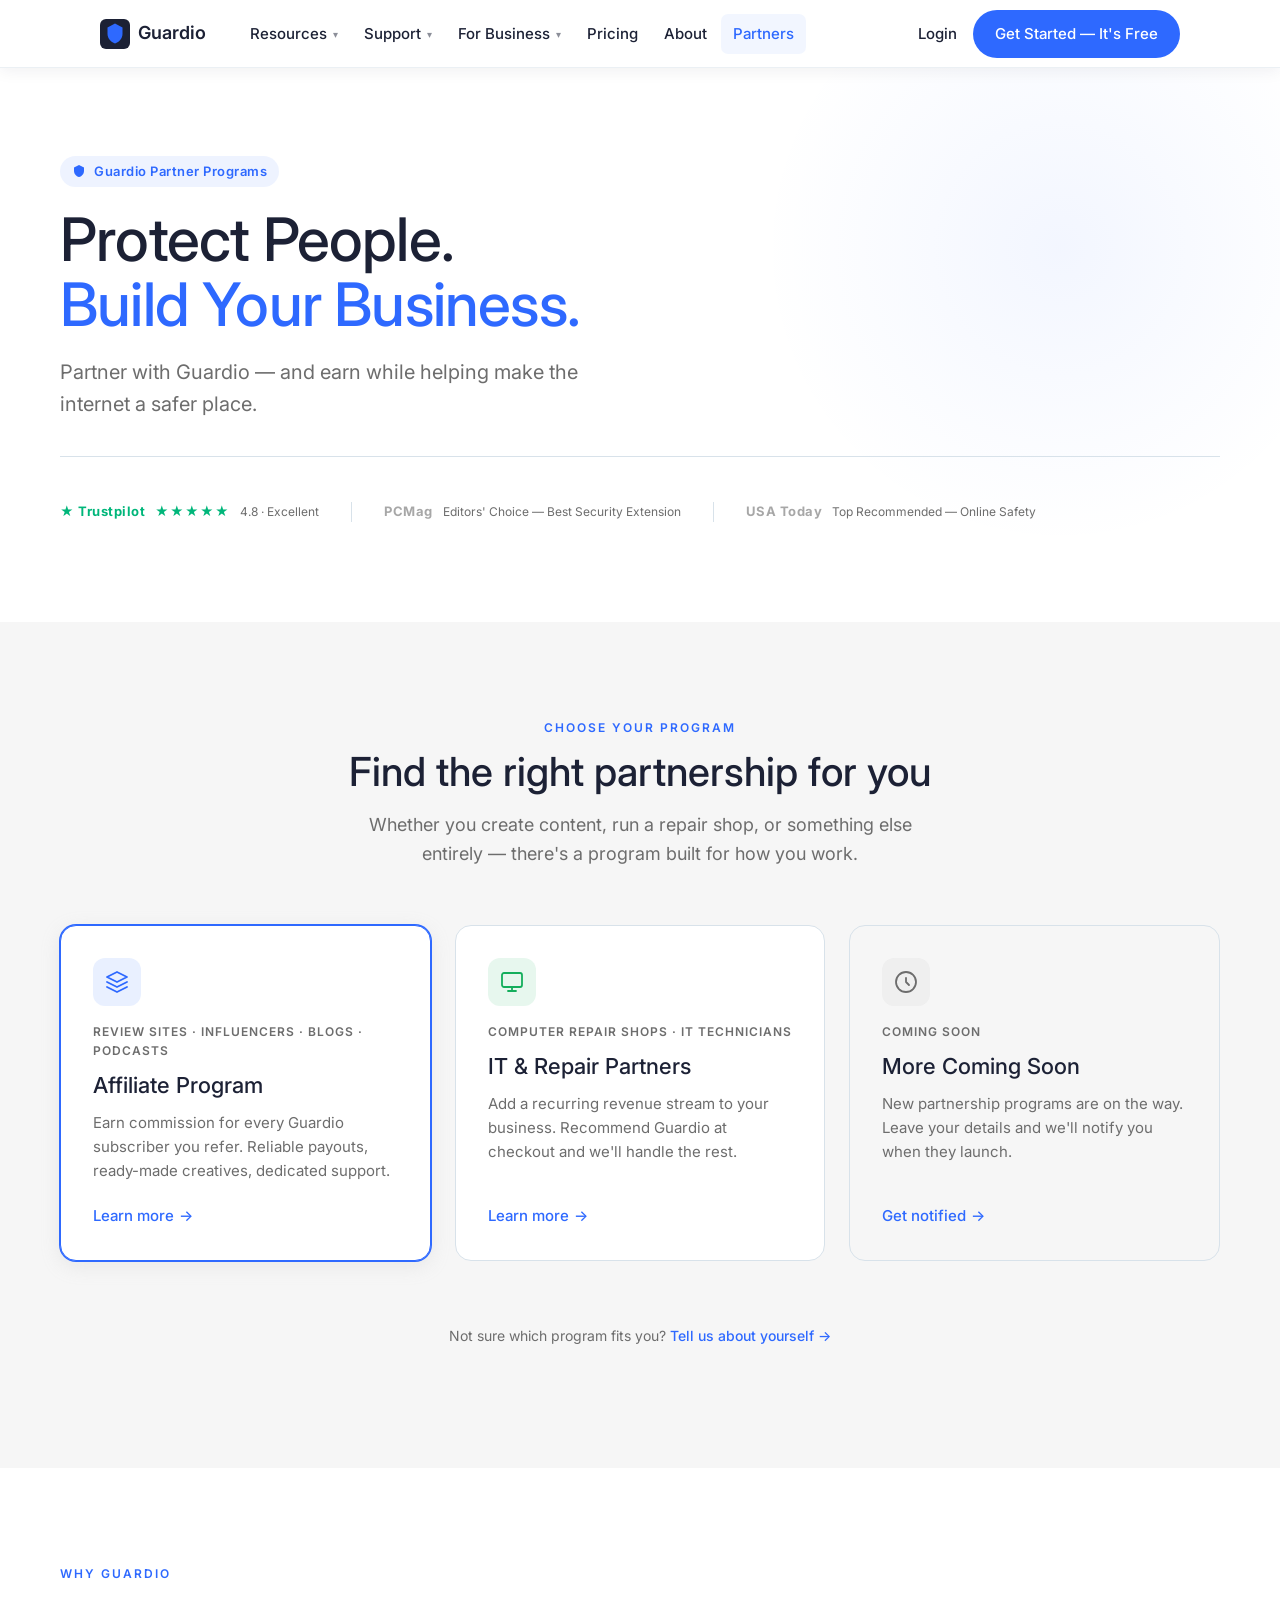
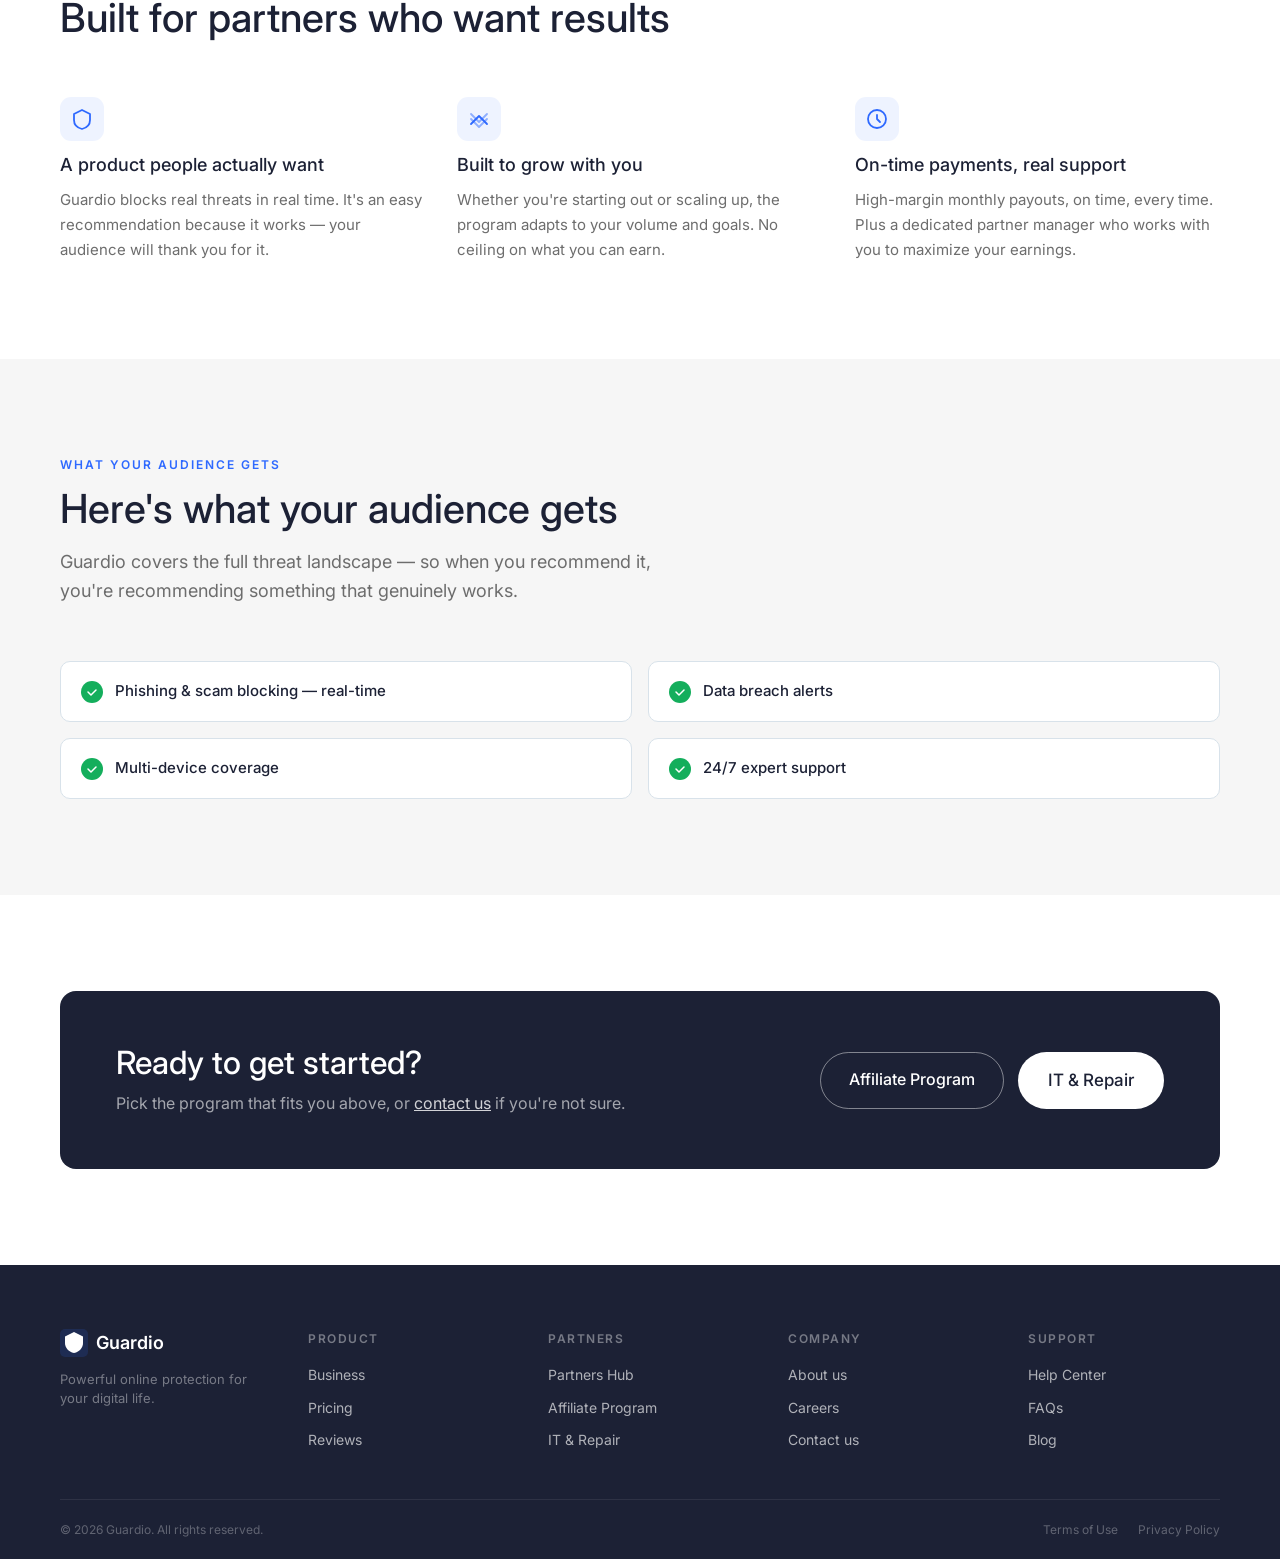
<file: index.html>
<!DOCTYPE html>
<html lang="en">
<head>
  <meta charset="UTF-8" />
  <meta name="viewport" content="width=device-width, initial-scale=1.0" />
  <title>Partner with Guardio — Partners Hub</title>
  <link rel="stylesheet" href="partners.css" />
</head>
<body>

<!-- ================================================================
     NAVIGATION
================================================================ -->
<nav class="g-nav">
  <div class="g-nav__inner">
    <a href="../index.html" class="g-nav__logo">
      <svg viewBox="0 0 30 30" fill="none" xmlns="http://www.w3.org/2000/svg">
        <rect width="30" height="30" rx="6" fill="#1c2135"/>
        <path d="M15 4.5L7.5 8.5V15c0 4.2 3.2 8.1 7.5 9.5 4.3-1.4 7.5-5.3 7.5-9.5V8.5L15 4.5z" fill="#2e69ff"/>
      </svg>
      Guardio
    </a>
    <div class="g-nav__links">
      <a class="g-nav__link" href="#">Resources <span class="g-nav__caret">▾</span></a>
      <a class="g-nav__link" href="#">Support <span class="g-nav__caret">▾</span></a>
      <a class="g-nav__link" href="#">For Business <span class="g-nav__caret">▾</span></a>
      <a class="g-nav__link" href="#">Pricing</a>
      <a class="g-nav__link" href="#">About</a>
      <a class="g-nav__link g-nav__link--active" href="index.html">Partners</a>
    </div>
    <div class="g-nav__actions">
      <a class="g-nav__login" href="#">Login</a>
      <a class="btn btn--primary" href="#">Get Started — It's Free</a>
    </div>
  </div>
</nav>

<!-- ================================================================
     S1 — HERO
================================================================ -->
<section class="hero">
  <div class="hero__inner">
    <div class="hero__eyebrow">
      <svg width="14" height="14" viewBox="0 0 14 14" fill="none"><path d="M7 1L2 3.5V7c0 2.8 2.1 5.4 5 6 2.9-.6 5-3.2 5-6V3.5L7 1z" fill="#2e69ff"/></svg>
      Guardio Partner Programs
    </div>
    <h1 class="hero__title">Protect People.<br><em>Build Your Business.</em></h1>
    <p class="hero__subtitle">Partner with Guardio — and earn while helping make the internet a safer place.</p>
    <div class="hero__proof">
      <div class="proof-bar">
        <div class="proof-bar__item">
          <span class="proof-bar__logo proof-bar__logo--trustpilot">★ Trustpilot</span>
          <span class="proof-bar__stars">★★★★★</span>
          <span class="proof-bar__blurb">4.8 · Excellent</span>
        </div>
        <div class="proof-bar__divider"></div>
        <div class="proof-bar__item">
          <span class="proof-bar__logo">PCMag</span>
          <span class="proof-bar__blurb">Editors' Choice — Best Security Extension</span>
        </div>
        <div class="proof-bar__divider"></div>
        <div class="proof-bar__item">
          <span class="proof-bar__logo">USA Today</span>
          <span class="proof-bar__blurb">Top Recommended — Online Safety</span>
        </div>
      </div>
    </div>
  </div>
</section>

<!-- ================================================================
     S2 — PROGRAM CARDS
================================================================ -->
<section class="section section--light">
  <div class="section__inner">
    <div class="section__header section__header--center">
      <p class="section__eyebrow">Choose your program</p>
      <h2 class="section__title">Find the right partnership for you</h2>
      <p class="section__subtitle">Whether you create content, run a repair shop, or something else entirely — there's a program built for how you work.</p>
    </div>

    <div class="program-grid">

      <!-- Card 1: Affiliate -->
      <div class="program-card program-card--featured">
        <div class="program-card__icon program-card__icon--blue">
          <svg viewBox="0 0 24 24" fill="none" stroke="#2e69ff" stroke-width="1.8" stroke-linecap="round" stroke-linejoin="round">
            <path d="M12 2L2 7l10 5 10-5-10-5z"/><path d="M2 17l10 5 10-5"/><path d="M2 12l10 5 10-5"/>
          </svg>
        </div>
        <div class="program-card__audience">Review sites · Influencers · Blogs · Podcasts</div>
        <div class="program-card__name">Affiliate Program</div>
        <p class="program-card__desc">Earn commission for every Guardio subscriber you refer. Reliable payouts, ready-made creatives, dedicated support.</p>
        <div class="program-card__cta">
          <a href="affiliates.html" class="btn btn--ghost">Learn more <span class="btn__arrow">→</span></a>
        </div>
      </div>

      <!-- Card 2: IT & Repair -->
      <div class="program-card">
        <div class="program-card__icon program-card__icon--green">
          <svg viewBox="0 0 24 24" fill="none" stroke="#14ae5c" stroke-width="1.8" stroke-linecap="round" stroke-linejoin="round">
            <rect x="2" y="3" width="20" height="14" rx="2"/><path d="M8 21h8M12 17v4"/>
          </svg>
        </div>
        <div class="program-card__audience">Computer repair shops · IT technicians</div>
        <div class="program-card__name">IT &amp; Repair Partners</div>
        <p class="program-card__desc">Add a recurring revenue stream to your business. Recommend Guardio at checkout and we'll handle the rest.</p>
        <div class="program-card__cta">
          <a href="it-repair.html" class="btn btn--ghost">Learn more <span class="btn__arrow">→</span></a>
        </div>
      </div>

      <!-- Card 3: Coming Soon -->
      <div class="program-card program-card--dim">
        <div class="program-card__icon program-card__icon--gray">
          <svg viewBox="0 0 24 24" fill="none" stroke="#6d6d6d" stroke-width="1.8" stroke-linecap="round" stroke-linejoin="round">
            <circle cx="12" cy="12" r="10"/><path d="M12 8v4l3 3"/>
          </svg>
        </div>
        <div class="program-card__audience">Coming soon</div>
        <div class="program-card__name">More Coming Soon</div>
        <p class="program-card__desc">New partnership programs are on the way. Leave your details and we'll notify you when they launch.</p>
        <div class="program-card__cta">
          <button class="btn btn--ghost" onclick="toggleMiniForm()" style="background:none;border:none;font-family:inherit;cursor:pointer;">Get notified <span class="btn__arrow">→</span></button>
        </div>
      </div>

    </div>

    <!-- Escape Hatch -->
    <div class="escape-hatch" style="margin-top: 40px;">
      Not sure which program fits you? <a href="#" onclick="toggleMiniForm(); return false;">Tell us about yourself →</a>
      <div class="mini-form" id="miniForm">
        <div class="mini-form__title">Let us find the right fit for you</div>
        <div class="form-row">
          <div class="form-field"><label>Name</label><input type="text" placeholder="Your name" /></div>
          <div class="form-field"><label>Email</label><input type="email" placeholder="you@example.com" /></div>
        </div>
        <div class="form-field"><label>What do you do?</label><textarea placeholder="Tell us a bit about yourself or your business…" style="min-height:80px;"></textarea></div>
        <button class="btn btn--primary" type="button" onclick="showMiniSuccess()">Send →</button>
        <div class="form-success" id="miniSuccess">
          <svg width="18" height="18" viewBox="0 0 18 18" fill="none"><circle cx="9" cy="9" r="9" fill="#14ae5c"/><path d="M5.5 9l2.5 2.5 5-5" stroke="white" stroke-width="1.5" stroke-linecap="round" stroke-linejoin="round"/></svg>
          Thanks! We'll be in touch within 2 business days.
        </div>
      </div>
    </div>

  </div>
</section>

<!-- ================================================================
     S3 — WHY PARTNER WITH GUARDIO
================================================================ -->
<section class="section section--white">
  <div class="section__inner">
    <div class="section__header">
      <p class="section__eyebrow">Why Guardio</p>
      <h2 class="section__title">Built for partners who want results</h2>
    </div>
    <div class="pillars-grid">

      <div class="pillar">
        <div class="pillar__icon">
          <svg viewBox="0 0 22 22" fill="none" stroke="#2e69ff" stroke-width="1.8" stroke-linecap="round" stroke-linejoin="round">
            <path d="M11 2L3 6v6c0 4 2.7 7.7 8 9 5.3-1.3 8-5 8-9V6L11 2z"/>
          </svg>
        </div>
        <div class="pillar__title">A product people actually want</div>
        <p class="pillar__desc">Guardio blocks real threats in real time. It's an easy recommendation because it works — your audience will thank you for it.</p>
      </div>

      <div class="pillar">
        <div class="pillar__icon">
          <svg viewBox="0 0 22 22" fill="none" stroke="#2e69ff" stroke-width="1.8" stroke-linecap="round" stroke-linejoin="round">
            <path d="M3 11l8 8 8-8M3 6l8 8 8-8" opacity=".5"/><path d="M3 16l8-8 8 8"/>
          </svg>
        </div>
        <div class="pillar__title">Built to grow with you</div>
        <p class="pillar__desc">Whether you're starting out or scaling up, the program adapts to your volume and goals. No ceiling on what you can earn.</p>
      </div>

      <div class="pillar">
        <div class="pillar__icon">
          <svg viewBox="0 0 22 22" fill="none" stroke="#2e69ff" stroke-width="1.8" stroke-linecap="round" stroke-linejoin="round">
            <circle cx="11" cy="11" r="9"/><path d="M11 7v4l3 3"/>
          </svg>
        </div>
        <div class="pillar__title">On-time payments, real support</div>
        <p class="pillar__desc">High-margin monthly payouts, on time, every time. Plus a dedicated partner manager who works with you to maximize your earnings.</p>
      </div>

    </div>
  </div>
</section>

<!-- ================================================================
     S4 — PRODUCT SNAPSHOT
================================================================ -->
<section class="section section--light">
  <div class="section__inner">
    <div class="section__header">
      <p class="section__eyebrow">What your audience gets</p>
      <h2 class="section__title">Here's what your audience gets</h2>
      <p class="section__subtitle">Guardio covers the full threat landscape — so when you recommend it, you're recommending something that genuinely works.</p>
    </div>
    <div class="feature-list">
      <div class="feature-item">
        <div class="feature-item__check">
          <svg viewBox="0 0 12 12" fill="none"><path d="M2 6l3 3 5-5" stroke="white" stroke-width="1.5" stroke-linecap="round" stroke-linejoin="round"/></svg>
        </div>
        <div class="feature-item__text">Phishing &amp; scam blocking — real-time</div>
      </div>
      <div class="feature-item">
        <div class="feature-item__check">
          <svg viewBox="0 0 12 12" fill="none"><path d="M2 6l3 3 5-5" stroke="white" stroke-width="1.5" stroke-linecap="round" stroke-linejoin="round"/></svg>
        </div>
        <div class="feature-item__text">Data breach alerts</div>
      </div>
      <div class="feature-item">
        <div class="feature-item__check">
          <svg viewBox="0 0 12 12" fill="none"><path d="M2 6l3 3 5-5" stroke="white" stroke-width="1.5" stroke-linecap="round" stroke-linejoin="round"/></svg>
        </div>
        <div class="feature-item__text">Multi-device coverage</div>
      </div>
      <div class="feature-item">
        <div class="feature-item__check">
          <svg viewBox="0 0 12 12" fill="none"><path d="M2 6l3 3 5-5" stroke="white" stroke-width="1.5" stroke-linecap="round" stroke-linejoin="round"/></svg>
        </div>
        <div class="feature-item__text">24/7 expert support</div>
      </div>
    </div>
  </div>
</section>

<!-- ================================================================
     S5 — FOOTER CTA
================================================================ -->
<section class="section section--white">
  <div class="section__inner">
    <div class="cta-banner">
      <div>
        <div class="cta-banner__title">Ready to get started?</div>
        <div class="cta-banner__sub">Pick the program that fits you above, or <a href="#" style="color:rgba(255,255,255,0.8);text-decoration:underline;">contact us</a> if you're not sure.</div>
      </div>
      <div class="cta-banner__actions">
        <a href="affiliates.html" class="btn btn--outline-white">Affiliate Program</a>
        <a href="it-repair.html" class="btn btn--dark" style="background:white;color:#1c2135;">IT &amp; Repair</a>
      </div>
    </div>
  </div>
</section>

<!-- ================================================================
     FOOTER
================================================================ -->
<footer class="g-footer">
  <div class="g-footer__inner">
    <div class="g-footer__grid">
      <div>
        <div class="g-footer__logo">
          <svg viewBox="0 0 28 28" fill="none"><rect width="28" height="28" rx="5" fill="#2e69ff" opacity=".15"/><path d="M14 3L5 7.5V14c0 4.5 3.2 8.7 9 10 5.8-1.3 9-5.5 9-10V7.5L14 3z" fill="white"/></svg>
          Guardio
        </div>
        <p class="g-footer__tagline">Powerful online protection for your digital life.</p>
      </div>
      <div>
        <div class="g-footer__col-title">Product</div>
        <div class="g-footer__col-links">
          <a class="g-footer__col-link" href="#">Business</a>
          <a class="g-footer__col-link" href="#">Pricing</a>
          <a class="g-footer__col-link" href="#">Reviews</a>
        </div>
      </div>
      <div>
        <div class="g-footer__col-title">Partners</div>
        <div class="g-footer__col-links">
          <a class="g-footer__col-link" href="index.html">Partners Hub</a>
          <a class="g-footer__col-link" href="affiliates.html">Affiliate Program</a>
          <a class="g-footer__col-link" href="it-repair.html">IT &amp; Repair</a>
        </div>
      </div>
      <div>
        <div class="g-footer__col-title">Company</div>
        <div class="g-footer__col-links">
          <a class="g-footer__col-link" href="#">About us</a>
          <a class="g-footer__col-link" href="#">Careers</a>
          <a class="g-footer__col-link" href="#">Contact us</a>
        </div>
      </div>
      <div>
        <div class="g-footer__col-title">Support</div>
        <div class="g-footer__col-links">
          <a class="g-footer__col-link" href="#">Help Center</a>
          <a class="g-footer__col-link" href="#">FAQs</a>
          <a class="g-footer__col-link" href="#">Blog</a>
        </div>
      </div>
    </div>
    <div class="g-footer__bottom">
      <span>© 2026 Guardio. All rights reserved.</span>
      <div class="g-footer__legal">
        <a href="#">Terms of Use</a>
        <a href="#">Privacy Policy</a>
      </div>
    </div>
  </div>
</footer>

<script>
  function toggleMiniForm() {
    var f = document.getElementById('miniForm');
    f.classList.toggle('open');
  }
  function showMiniSuccess() {
    document.getElementById('miniSuccess').classList.add('show');
  }

  // Checkbox pill toggle
  document.querySelectorAll('.checkbox-label').forEach(function(label) {
    label.addEventListener('click', function() {
      this.classList.toggle('checked');
    });
  });
</script>
</body>
</html>
</file>
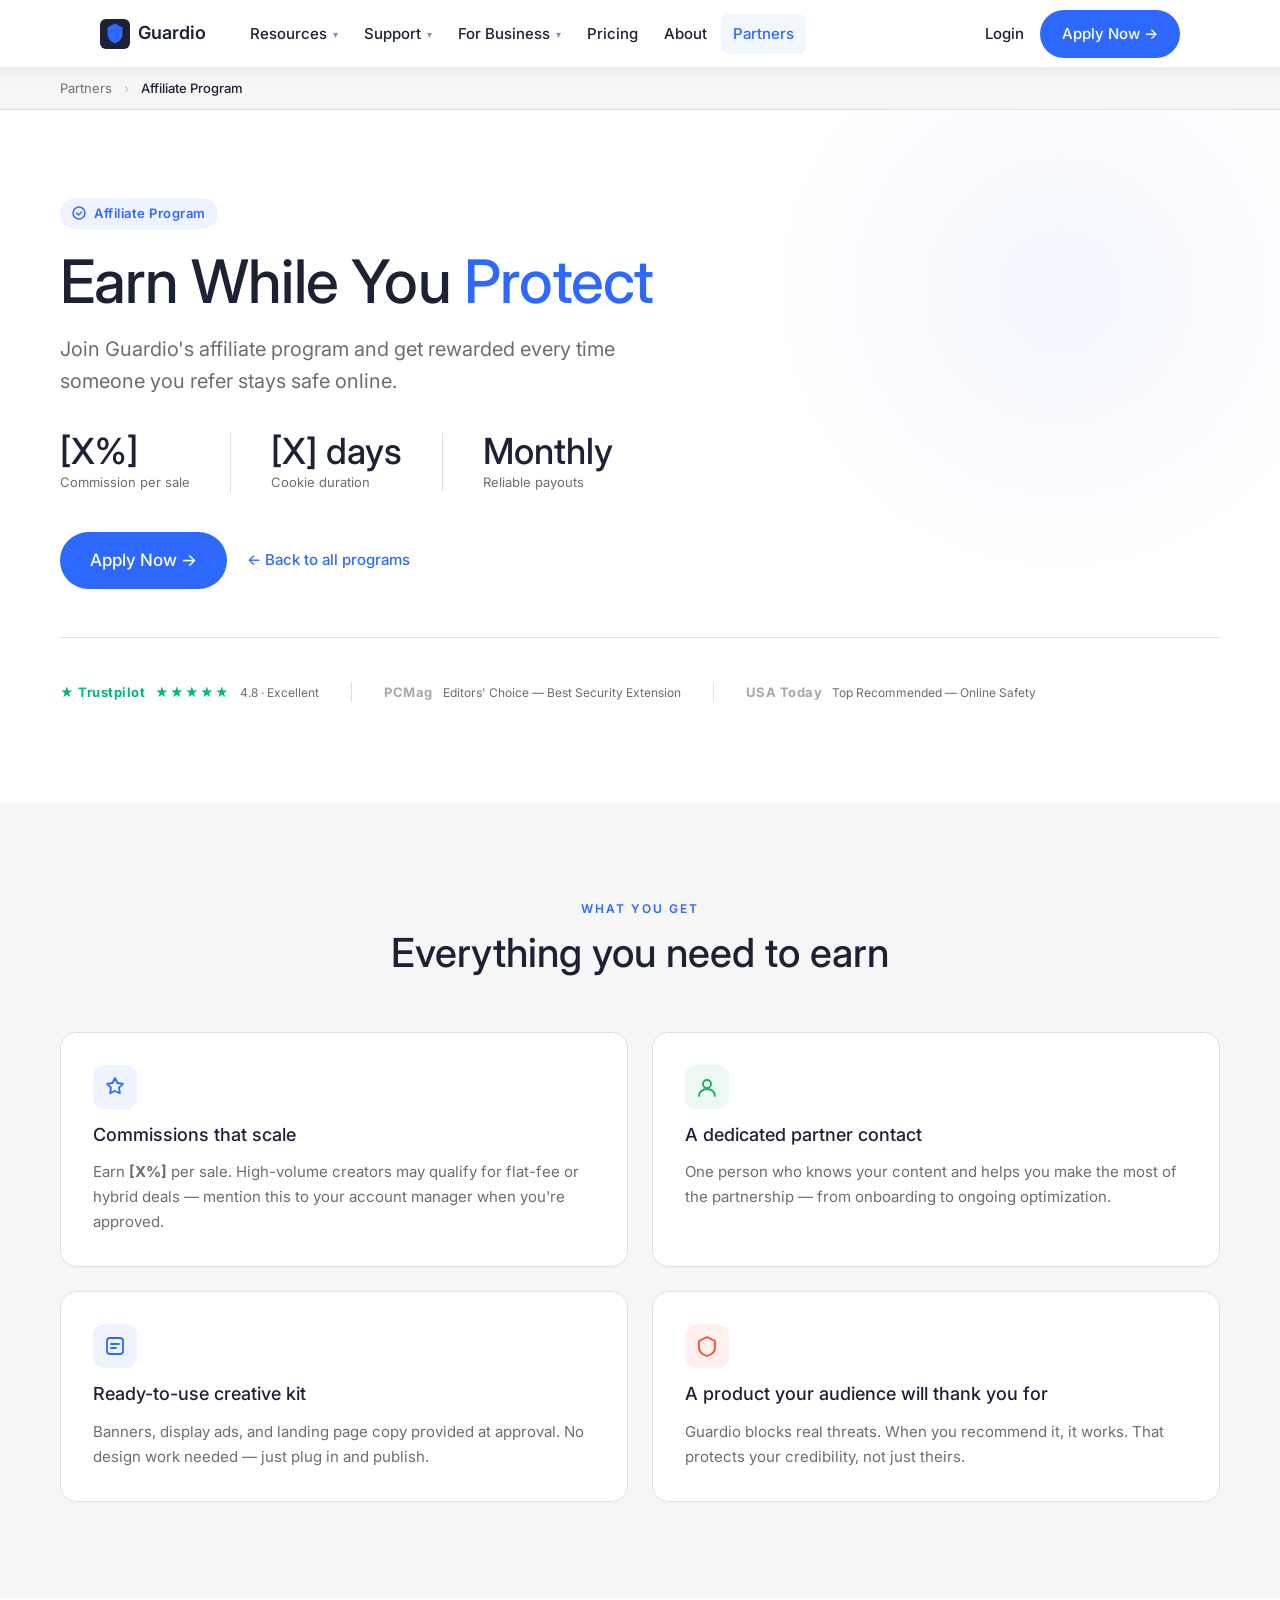
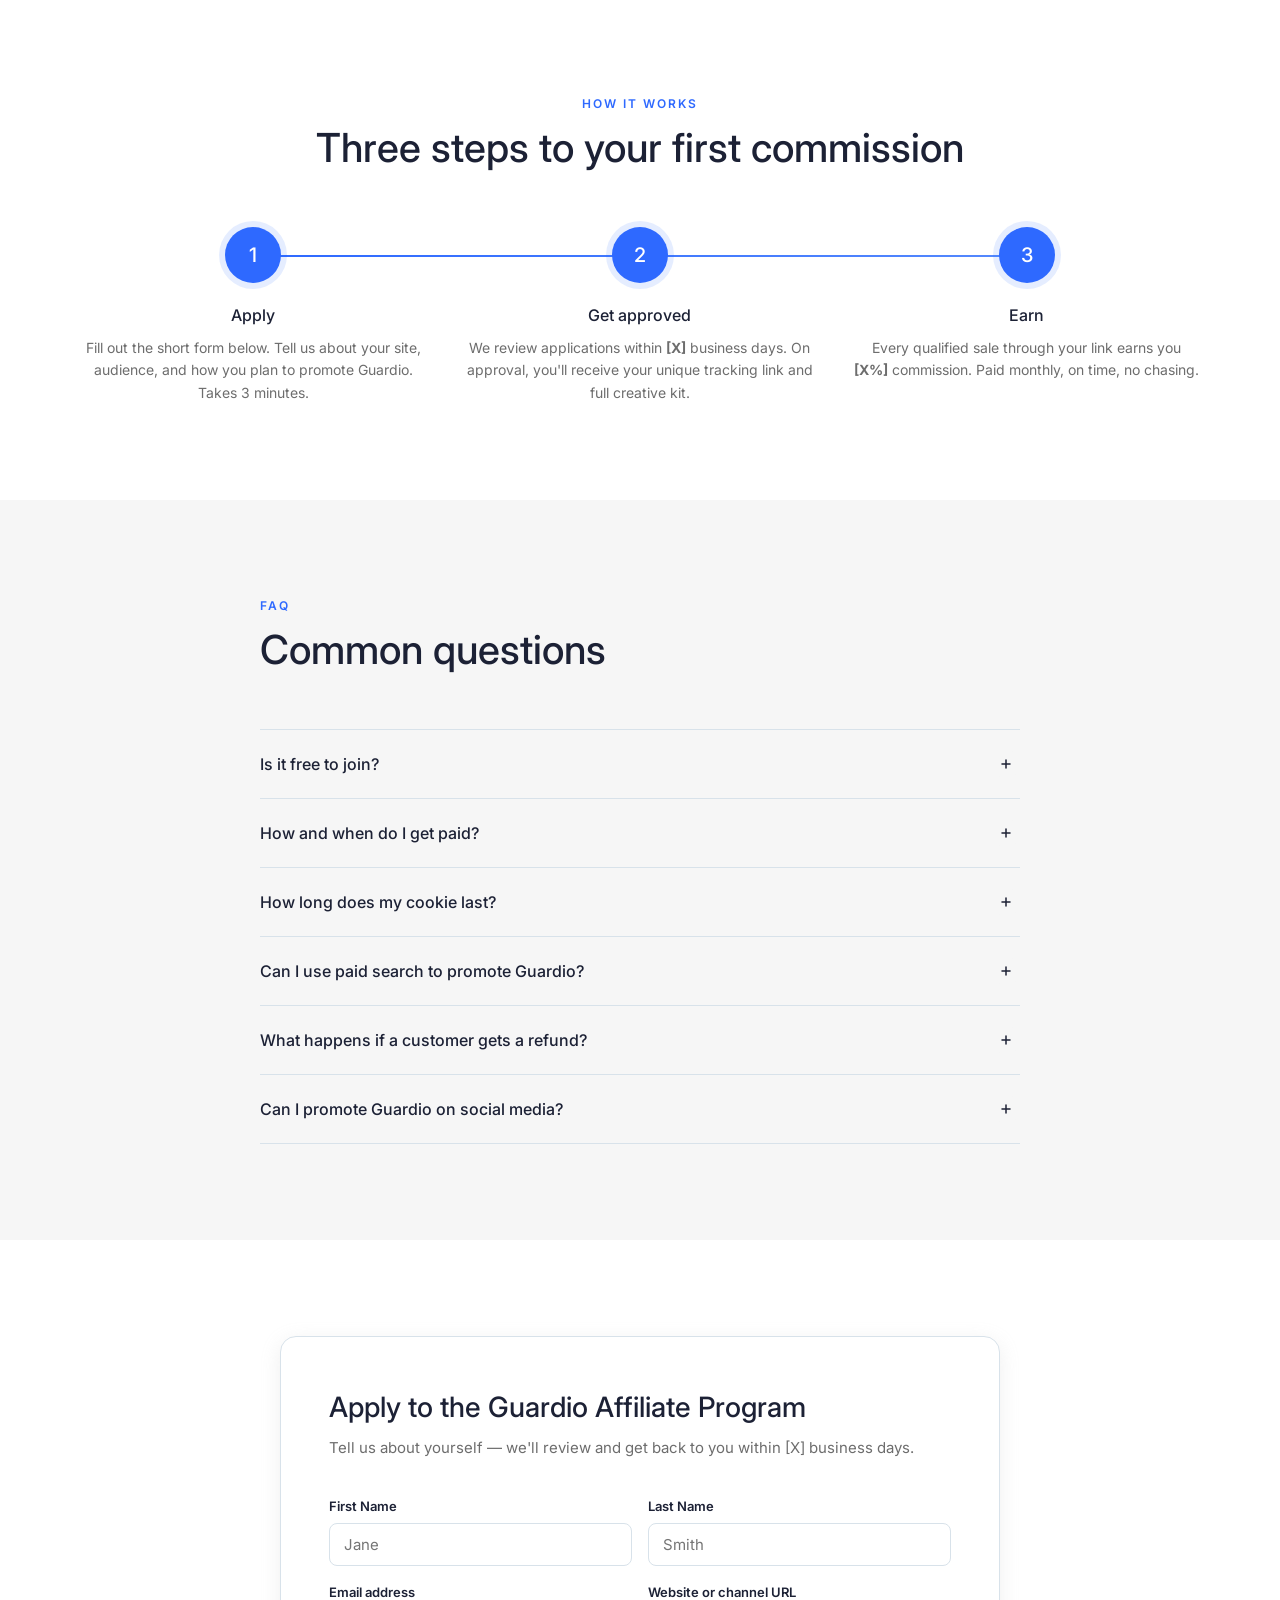
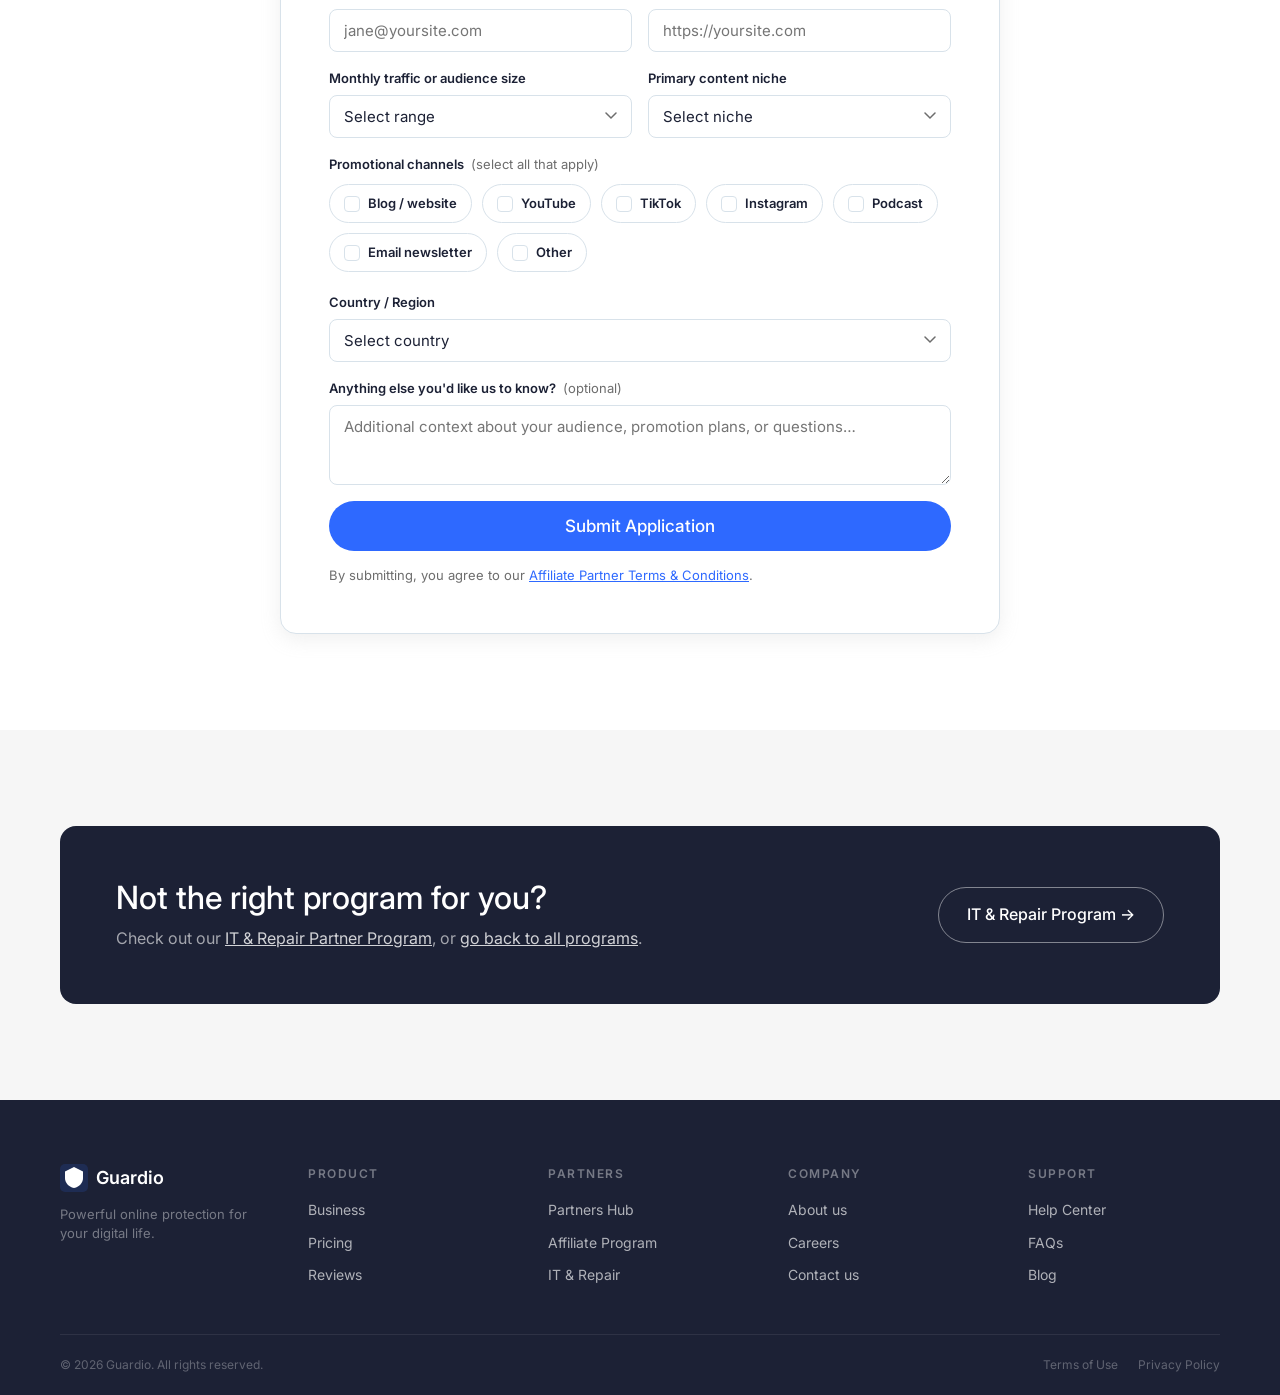
<file: affiliates.html>
<!DOCTYPE html>
<html lang="en">
<head>
  <meta charset="UTF-8" />
  <meta name="viewport" content="width=device-width, initial-scale=1.0" />
  <title>Affiliate Program — Guardio Partners</title>
  <link rel="stylesheet" href="partners.css" />
</head>
<body>

<!-- ================================================================
     NAVIGATION
================================================================ -->
<nav class="g-nav">
  <div class="g-nav__inner">
    <a href="../index.html" class="g-nav__logo">
      <svg viewBox="0 0 30 30" fill="none" xmlns="http://www.w3.org/2000/svg">
        <rect width="30" height="30" rx="6" fill="#1c2135"/>
        <path d="M15 4.5L7.5 8.5V15c0 4.2 3.2 8.1 7.5 9.5 4.3-1.4 7.5-5.3 7.5-9.5V8.5L15 4.5z" fill="#2e69ff"/>
      </svg>
      Guardio
    </a>
    <div class="g-nav__links">
      <a class="g-nav__link" href="#">Resources <span class="g-nav__caret">▾</span></a>
      <a class="g-nav__link" href="#">Support <span class="g-nav__caret">▾</span></a>
      <a class="g-nav__link" href="#">For Business <span class="g-nav__caret">▾</span></a>
      <a class="g-nav__link" href="#">Pricing</a>
      <a class="g-nav__link" href="#">About</a>
      <a class="g-nav__link g-nav__link--active" href="index.html">Partners</a>
    </div>
    <div class="g-nav__actions">
      <a class="g-nav__login" href="#">Login</a>
      <a class="btn btn--primary" href="#apply">Apply Now →</a>
    </div>
  </div>
</nav>

<!-- ================================================================
     BREADCRUMB
================================================================ -->
<div style="background:var(--color-bg-light); border-bottom:1px solid var(--color-border); padding:10px 60px;">
  <div style="max-width:var(--max-width); margin:0 auto; font-size:13px; color:var(--color-text-muted);">
    <a href="index.html" style="color:var(--color-text-muted);">Partners</a>
    <span style="margin:0 8px; opacity:.4;">›</span>
    <span style="color:var(--color-navy); font-weight:500;">Affiliate Program</span>
  </div>
</div>

<!-- ================================================================
     S1 — HERO
================================================================ -->
<section class="hero">
  <div class="hero__inner">
    <div class="hero__eyebrow">
      <svg width="14" height="14" viewBox="0 0 14 14" fill="none"><circle cx="7" cy="7" r="6" stroke="#2e69ff" stroke-width="1.5"/><path d="M4.5 7l2 2 3-3" stroke="#2e69ff" stroke-width="1.5" stroke-linecap="round" stroke-linejoin="round"/></svg>
      Affiliate Program
    </div>
    <h1 class="hero__title">Earn While You <em>Protect</em></h1>
    <p class="hero__subtitle">Join Guardio's affiliate program and get rewarded every time someone you refer stays safe online.</p>

    <!-- Stats -->
    <div class="stats-row">
      <div class="stat-item">
        <div class="stat-item__number">[X%]</div>
        <div class="stat-item__label">Commission per sale</div>
      </div>
      <div class="stat-item">
        <div class="stat-item__number">[X] days</div>
        <div class="stat-item__label">Cookie duration</div>
      </div>
      <div class="stat-item">
        <div class="stat-item__number">Monthly</div>
        <div class="stat-item__label">Reliable payouts</div>
      </div>
    </div>

    <div class="hero__actions">
      <a href="#apply" class="btn btn--primary-lg">Apply Now →</a>
      <a href="index.html" class="btn btn--ghost">← Back to all programs</a>
    </div>

    <div class="hero__proof">
      <div class="proof-bar">
        <div class="proof-bar__item">
          <span class="proof-bar__logo proof-bar__logo--trustpilot">★ Trustpilot</span>
          <span class="proof-bar__stars">★★★★★</span>
          <span class="proof-bar__blurb">4.8 · Excellent</span>
        </div>
        <div class="proof-bar__divider"></div>
        <div class="proof-bar__item">
          <span class="proof-bar__logo">PCMag</span>
          <span class="proof-bar__blurb">Editors' Choice — Best Security Extension</span>
        </div>
        <div class="proof-bar__divider"></div>
        <div class="proof-bar__item">
          <span class="proof-bar__logo">USA Today</span>
          <span class="proof-bar__blurb">Top Recommended — Online Safety</span>
        </div>
      </div>
    </div>
  </div>
</section>

<!-- ================================================================
     S2 — WHAT YOU GET (4 pillars)
================================================================ -->
<section class="section section--light">
  <div class="section__inner">
    <div class="section__header section__header--center">
      <p class="section__eyebrow">What you get</p>
      <h2 class="section__title">Everything you need to earn</h2>
    </div>

    <div style="display:grid; grid-template-columns: repeat(2,1fr); gap:24px;">

      <div style="background:white; border-radius:var(--radius-lg); padding:32px; border:1px solid var(--color-border); display:flex; flex-direction:column; gap:14px;">
        <div class="pillar__icon" style="background:rgba(46,105,255,0.08);">
          <svg width="22" height="22" viewBox="0 0 22 22" fill="none" stroke="#2e69ff" stroke-width="1.8" stroke-linecap="round" stroke-linejoin="round"><path d="M11 2l2.5 5 5.5.8-4 3.9.9 5.5L11 15l-4.9 2.2.9-5.5-4-3.9 5.5-.8L11 2z"/></svg>
        </div>
        <div class="pillar__title">Commissions that scale</div>
        <p class="pillar__desc">Earn <strong>[X%]</strong> per sale. High-volume creators may qualify for flat-fee or hybrid deals — mention this to your account manager when you're approved.</p>
      </div>

      <div style="background:white; border-radius:var(--radius-lg); padding:32px; border:1px solid var(--color-border); display:flex; flex-direction:column; gap:14px;">
        <div class="pillar__icon" style="background:rgba(20,174,92,0.08);">
          <svg width="22" height="22" viewBox="0 0 22 22" fill="none" stroke="#14ae5c" stroke-width="1.8" stroke-linecap="round" stroke-linejoin="round"><circle cx="11" cy="8" r="4"/><path d="M3 20c0-4 3.6-7 8-7s8 3 8 7"/></svg>
        </div>
        <div class="pillar__title">A dedicated partner contact</div>
        <p class="pillar__desc">One person who knows your content and helps you make the most of the partnership — from onboarding to ongoing optimization.</p>
      </div>

      <div style="background:white; border-radius:var(--radius-lg); padding:32px; border:1px solid var(--color-border); display:flex; flex-direction:column; gap:14px;">
        <div class="pillar__icon" style="background:rgba(46,105,255,0.08);">
          <svg width="22" height="22" viewBox="0 0 22 22" fill="none" stroke="#2e69ff" stroke-width="1.8" stroke-linecap="round" stroke-linejoin="round"><rect x="3" y="3" width="16" height="16" rx="3"/><path d="M7 9h8M7 13h5"/></svg>
        </div>
        <div class="pillar__title">Ready-to-use creative kit</div>
        <p class="pillar__desc">Banners, display ads, and landing page copy provided at approval. No design work needed — just plug in and publish.</p>
      </div>

      <div style="background:white; border-radius:var(--radius-lg); padding:32px; border:1px solid var(--color-border); display:flex; flex-direction:column; gap:14px;">
        <div class="pillar__icon" style="background:rgba(251,70,45,0.08);">
          <svg width="22" height="22" viewBox="0 0 22 22" fill="none" stroke="#fb462d" stroke-width="1.8" stroke-linecap="round" stroke-linejoin="round"><path d="M11 2L3 6v6c0 4 2.7 7.7 8 9 5.3-1.3 8-5 8-9V6L11 2z"/></svg>
        </div>
        <div class="pillar__title">A product your audience will thank you for</div>
        <p class="pillar__desc">Guardio blocks real threats. When you recommend it, it works. That protects your credibility, not just theirs.</p>
      </div>

    </div>
  </div>
</section>

<!-- ================================================================
     S3 — HOW IT WORKS (3-step)
================================================================ -->
<section class="section section--white">
  <div class="section__inner">
    <div class="section__header section__header--center">
      <p class="section__eyebrow">How it works</p>
      <h2 class="section__title">Three steps to your first commission</h2>
    </div>

    <div class="stepper">
      <div class="step">
        <div class="step__number">1</div>
        <div class="step__label">Apply</div>
        <p class="step__desc">Fill out the short form below. Tell us about your site, audience, and how you plan to promote Guardio. Takes 3 minutes.</p>
      </div>
      <div class="step">
        <div class="step__number">2</div>
        <div class="step__label">Get approved</div>
        <p class="step__desc">We review applications within <strong>[X]</strong> business days. On approval, you'll receive your unique tracking link and full creative kit.</p>
      </div>
      <div class="step">
        <div class="step__number">3</div>
        <div class="step__label">Earn</div>
        <p class="step__desc">Every qualified sale through your link earns you <strong>[X%]</strong> commission. Paid monthly, on time, no chasing.</p>
      </div>
    </div>
  </div>
</section>

<!-- ================================================================
     S4 — FAQ
================================================================ -->
<section class="section section--light">
  <div class="section__inner" style="max-width:760px;">
    <div class="section__header">
      <p class="section__eyebrow">FAQ</p>
      <h2 class="section__title">Common questions</h2>
    </div>

    <div class="faq-list">

      <div class="faq-item">
        <button class="faq-trigger" onclick="toggleFaq(this)">
          Is it free to join?
          <div class="faq-icon"><svg width="14" height="14" viewBox="0 0 14 14" fill="none"><path d="M7 3v8M3 7h8" stroke="#1c2135" stroke-width="1.5" stroke-linecap="round"/></svg></div>
        </button>
        <div class="faq-body">Yes — there's no cost to apply or participate in the Guardio affiliate program.</div>
      </div>

      <div class="faq-item">
        <button class="faq-trigger" onclick="toggleFaq(this)">
          How and when do I get paid?
          <div class="faq-icon"><svg width="14" height="14" viewBox="0 0 14 14" fill="none"><path d="M7 3v8M3 7h8" stroke="#1c2135" stroke-width="1.5" stroke-linecap="round"/></svg></div>
        </button>
        <div class="faq-body">Monthly payouts via <strong>[payment method]</strong>. Minimum payout threshold: <strong>[$X]</strong>. Payments are processed automatically — no need to request them.</div>
      </div>

      <div class="faq-item">
        <button class="faq-trigger" onclick="toggleFaq(this)">
          How long does my cookie last?
          <div class="faq-icon"><svg width="14" height="14" viewBox="0 0 14 14" fill="none"><path d="M7 3v8M3 7h8" stroke="#1c2135" stroke-width="1.5" stroke-linecap="round"/></svg></div>
        </button>
        <div class="faq-body"><strong>[X] days</strong> — if someone clicks your link and subscribes within that window, you earn the commission. The clock resets on each new click.</div>
      </div>

      <div class="faq-item">
        <button class="faq-trigger" onclick="toggleFaq(this)">
          Can I use paid search to promote Guardio?
          <div class="faq-icon"><svg width="14" height="14" viewBox="0 0 14 14" fill="none"><path d="M7 3v8M3 7h8" stroke="#1c2135" stroke-width="1.5" stroke-linecap="round"/></svg></div>
        </button>
        <div class="faq-body"><strong>[Answer — clarify internally.]</strong> Please check with your account manager before running paid search campaigns that include Guardio brand terms.</div>
      </div>

      <div class="faq-item">
        <button class="faq-trigger" onclick="toggleFaq(this)">
          What happens if a customer gets a refund?
          <div class="faq-icon"><svg width="14" height="14" viewBox="0 0 14 14" fill="none"><path d="M7 3v8M3 7h8" stroke="#1c2135" stroke-width="1.5" stroke-linecap="round"/></svg></div>
        </button>
        <div class="faq-body"><strong>[Clarify chargeback / reversal policy.]</strong> This will be addressed in your partner agreement before you begin promoting.</div>
      </div>

      <div class="faq-item">
        <button class="faq-trigger" onclick="toggleFaq(this)">
          Can I promote Guardio on social media?
          <div class="faq-icon"><svg width="14" height="14" viewBox="0 0 14 14" fill="none"><path d="M7 3v8M3 7h8" stroke="#1c2135" stroke-width="1.5" stroke-linecap="round"/></svg></div>
        </button>
        <div class="faq-body">Yes — and if social is your primary channel, check out our Influencer Program which is tailored for social-first creators with larger audiences on platforms like YouTube, TikTok, and Instagram.</div>
      </div>

    </div>
  </div>
</section>

<!-- ================================================================
     S5 — SIGNUP FORM
================================================================ -->
<section class="section section--white" id="apply">
  <div class="section__inner">
    <div class="form-card">
      <div class="form-card__title">Apply to the Guardio Affiliate Program</div>
      <div class="form-card__subtitle">Tell us about yourself — we'll review and get back to you within [X] business days.</div>

      <form id="affiliateForm" onsubmit="submitForm(event, 'affiliateSuccess')">

        <div class="form-row">
          <div class="form-field">
            <label>First Name</label>
            <input type="text" placeholder="Jane" required />
          </div>
          <div class="form-field">
            <label>Last Name</label>
            <input type="text" placeholder="Smith" required />
          </div>
        </div>

        <div class="form-row">
          <div class="form-field">
            <label>Email address</label>
            <input type="email" placeholder="jane@yoursite.com" required />
          </div>
          <div class="form-field">
            <label>Website or channel URL</label>
            <input type="url" placeholder="https://yoursite.com" required />
          </div>
        </div>

        <div class="form-row">
          <div class="form-field">
            <label>Monthly traffic or audience size</label>
            <select required>
              <option value="" disabled selected>Select range</option>
              <option>Under 10K</option>
              <option>10K – 50K</option>
              <option>50K – 200K</option>
              <option>200K+</option>
            </select>
          </div>
          <div class="form-field">
            <label>Primary content niche</label>
            <select required>
              <option value="" disabled selected>Select niche</option>
              <option>Cybersecurity</option>
              <option>Tech &amp; Software</option>
              <option>Personal Finance</option>
              <option>Lifestyle &amp; Consumer</option>
              <option>Parenting &amp; Family</option>
              <option>Other</option>
            </select>
          </div>
        </div>

        <div class="form-field">
          <label>Promotional channels <span>(select all that apply)</span></label>
          <div class="checkbox-group" id="promoChannels">
            <label class="checkbox-label" onclick="toggleCheck(this)"><input type="checkbox" value="blog"><div class="checkbox-check"><svg width="8" height="8" viewBox="0 0 8 8" fill="none"><path d="M1 4l2 2 4-4" stroke="white" stroke-width="1.2" stroke-linecap="round" stroke-linejoin="round"/></svg></div>Blog / website</label>
            <label class="checkbox-label" onclick="toggleCheck(this)"><input type="checkbox" value="youtube"><div class="checkbox-check"><svg width="8" height="8" viewBox="0 0 8 8" fill="none"><path d="M1 4l2 2 4-4" stroke="white" stroke-width="1.2" stroke-linecap="round" stroke-linejoin="round"/></svg></div>YouTube</label>
            <label class="checkbox-label" onclick="toggleCheck(this)"><input type="checkbox" value="tiktok"><div class="checkbox-check"><svg width="8" height="8" viewBox="0 0 8 8" fill="none"><path d="M1 4l2 2 4-4" stroke="white" stroke-width="1.2" stroke-linecap="round" stroke-linejoin="round"/></svg></div>TikTok</label>
            <label class="checkbox-label" onclick="toggleCheck(this)"><input type="checkbox" value="instagram"><div class="checkbox-check"><svg width="8" height="8" viewBox="0 0 8 8" fill="none"><path d="M1 4l2 2 4-4" stroke="white" stroke-width="1.2" stroke-linecap="round" stroke-linejoin="round"/></svg></div>Instagram</label>
            <label class="checkbox-label" onclick="toggleCheck(this)"><input type="checkbox" value="podcast"><div class="checkbox-check"><svg width="8" height="8" viewBox="0 0 8 8" fill="none"><path d="M1 4l2 2 4-4" stroke="white" stroke-width="1.2" stroke-linecap="round" stroke-linejoin="round"/></svg></div>Podcast</label>
            <label class="checkbox-label" onclick="toggleCheck(this)"><input type="checkbox" value="email"><div class="checkbox-check"><svg width="8" height="8" viewBox="0 0 8 8" fill="none"><path d="M1 4l2 2 4-4" stroke="white" stroke-width="1.2" stroke-linecap="round" stroke-linejoin="round"/></svg></div>Email newsletter</label>
            <label class="checkbox-label" onclick="toggleCheck(this)"><input type="checkbox" value="other"><div class="checkbox-check"><svg width="8" height="8" viewBox="0 0 8 8" fill="none"><path d="M1 4l2 2 4-4" stroke="white" stroke-width="1.2" stroke-linecap="round" stroke-linejoin="round"/></svg></div>Other</label>
          </div>
        </div>

        <div class="form-field">
          <label>Country / Region</label>
          <select required>
            <option value="" disabled selected>Select country</option>
            <option>United States</option>
            <option>United Kingdom</option>
            <option>Canada</option>
            <option>Australia</option>
            <option>Germany</option>
            <option>France</option>
            <option>Israel</option>
            <option>Other</option>
          </select>
        </div>

        <div class="form-field">
          <label>Anything else you'd like us to know? <span>(optional)</span></label>
          <textarea placeholder="Additional context about your audience, promotion plans, or questions…"></textarea>
        </div>

        <div class="form-submit">
          <button type="submit" class="btn btn--primary-lg" style="width:100%; justify-content:center;">Submit Application</button>
        </div>
        <div class="form-terms">By submitting, you agree to our <a href="#">Affiliate Partner Terms &amp; Conditions</a>.</div>

      </form>

      <div class="form-success" id="affiliateSuccess">
        <svg width="20" height="20" viewBox="0 0 20 20" fill="none"><circle cx="10" cy="10" r="10" fill="#14ae5c"/><path d="M6 10l3 3 5-5" stroke="white" stroke-width="1.5" stroke-linecap="round" stroke-linejoin="round"/></svg>
        Thanks — we'll review your application and be in touch within [X] business days.
      </div>

    </div>
  </div>
</section>

<!-- ================================================================
     FOOTER CTA
================================================================ -->
<section class="section section--light">
  <div class="section__inner">
    <div class="cta-banner">
      <div>
        <div class="cta-banner__title">Not the right program for you?</div>
        <div class="cta-banner__sub">Check out our <a href="it-repair.html" style="color:rgba(255,255,255,0.8);text-decoration:underline;">IT &amp; Repair Partner Program</a>, or <a href="index.html" style="color:rgba(255,255,255,0.8);text-decoration:underline;">go back to all programs</a>.</div>
      </div>
      <a href="it-repair.html" class="btn btn--outline-white">IT &amp; Repair Program →</a>
    </div>
  </div>
</section>

<!-- ================================================================
     FOOTER
================================================================ -->
<footer class="g-footer">
  <div class="g-footer__inner">
    <div class="g-footer__grid">
      <div>
        <div class="g-footer__logo">
          <svg viewBox="0 0 28 28" fill="none"><rect width="28" height="28" rx="5" fill="#2e69ff" opacity=".15"/><path d="M14 3L5 7.5V14c0 4.5 3.2 8.7 9 10 5.8-1.3 9-5.5 9-10V7.5L14 3z" fill="white"/></svg>
          Guardio
        </div>
        <p class="g-footer__tagline">Powerful online protection for your digital life.</p>
      </div>
      <div>
        <div class="g-footer__col-title">Product</div>
        <div class="g-footer__col-links">
          <a class="g-footer__col-link" href="#">Business</a>
          <a class="g-footer__col-link" href="#">Pricing</a>
          <a class="g-footer__col-link" href="#">Reviews</a>
        </div>
      </div>
      <div>
        <div class="g-footer__col-title">Partners</div>
        <div class="g-footer__col-links">
          <a class="g-footer__col-link" href="index.html">Partners Hub</a>
          <a class="g-footer__col-link" href="affiliates.html">Affiliate Program</a>
          <a class="g-footer__col-link" href="it-repair.html">IT &amp; Repair</a>
        </div>
      </div>
      <div>
        <div class="g-footer__col-title">Company</div>
        <div class="g-footer__col-links">
          <a class="g-footer__col-link" href="#">About us</a>
          <a class="g-footer__col-link" href="#">Careers</a>
          <a class="g-footer__col-link" href="#">Contact us</a>
        </div>
      </div>
      <div>
        <div class="g-footer__col-title">Support</div>
        <div class="g-footer__col-links">
          <a class="g-footer__col-link" href="#">Help Center</a>
          <a class="g-footer__col-link" href="#">FAQs</a>
          <a class="g-footer__col-link" href="#">Blog</a>
        </div>
      </div>
    </div>
    <div class="g-footer__bottom">
      <span>© 2026 Guardio. All rights reserved.</span>
      <div class="g-footer__legal">
        <a href="#">Terms of Use</a>
        <a href="#">Privacy Policy</a>
      </div>
    </div>
  </div>
</footer>

<script>
  function toggleFaq(btn) {
    var body = btn.nextElementSibling;
    var isOpen = body.classList.contains('open');
    document.querySelectorAll('.faq-body').forEach(function(b) { b.classList.remove('open'); });
    document.querySelectorAll('.faq-trigger').forEach(function(t) { t.classList.remove('active'); });
    if (!isOpen) { body.classList.add('open'); btn.classList.add('active'); }
  }

  function toggleCheck(label) {
    setTimeout(function() { label.classList.toggle('checked', label.querySelector('input').checked); }, 0);
  }

  function submitForm(e, successId) {
    e.preventDefault();
    e.target.style.display = 'none';
    document.getElementById(successId).classList.add('show');
  }
</script>
</body>
</html>
</file>
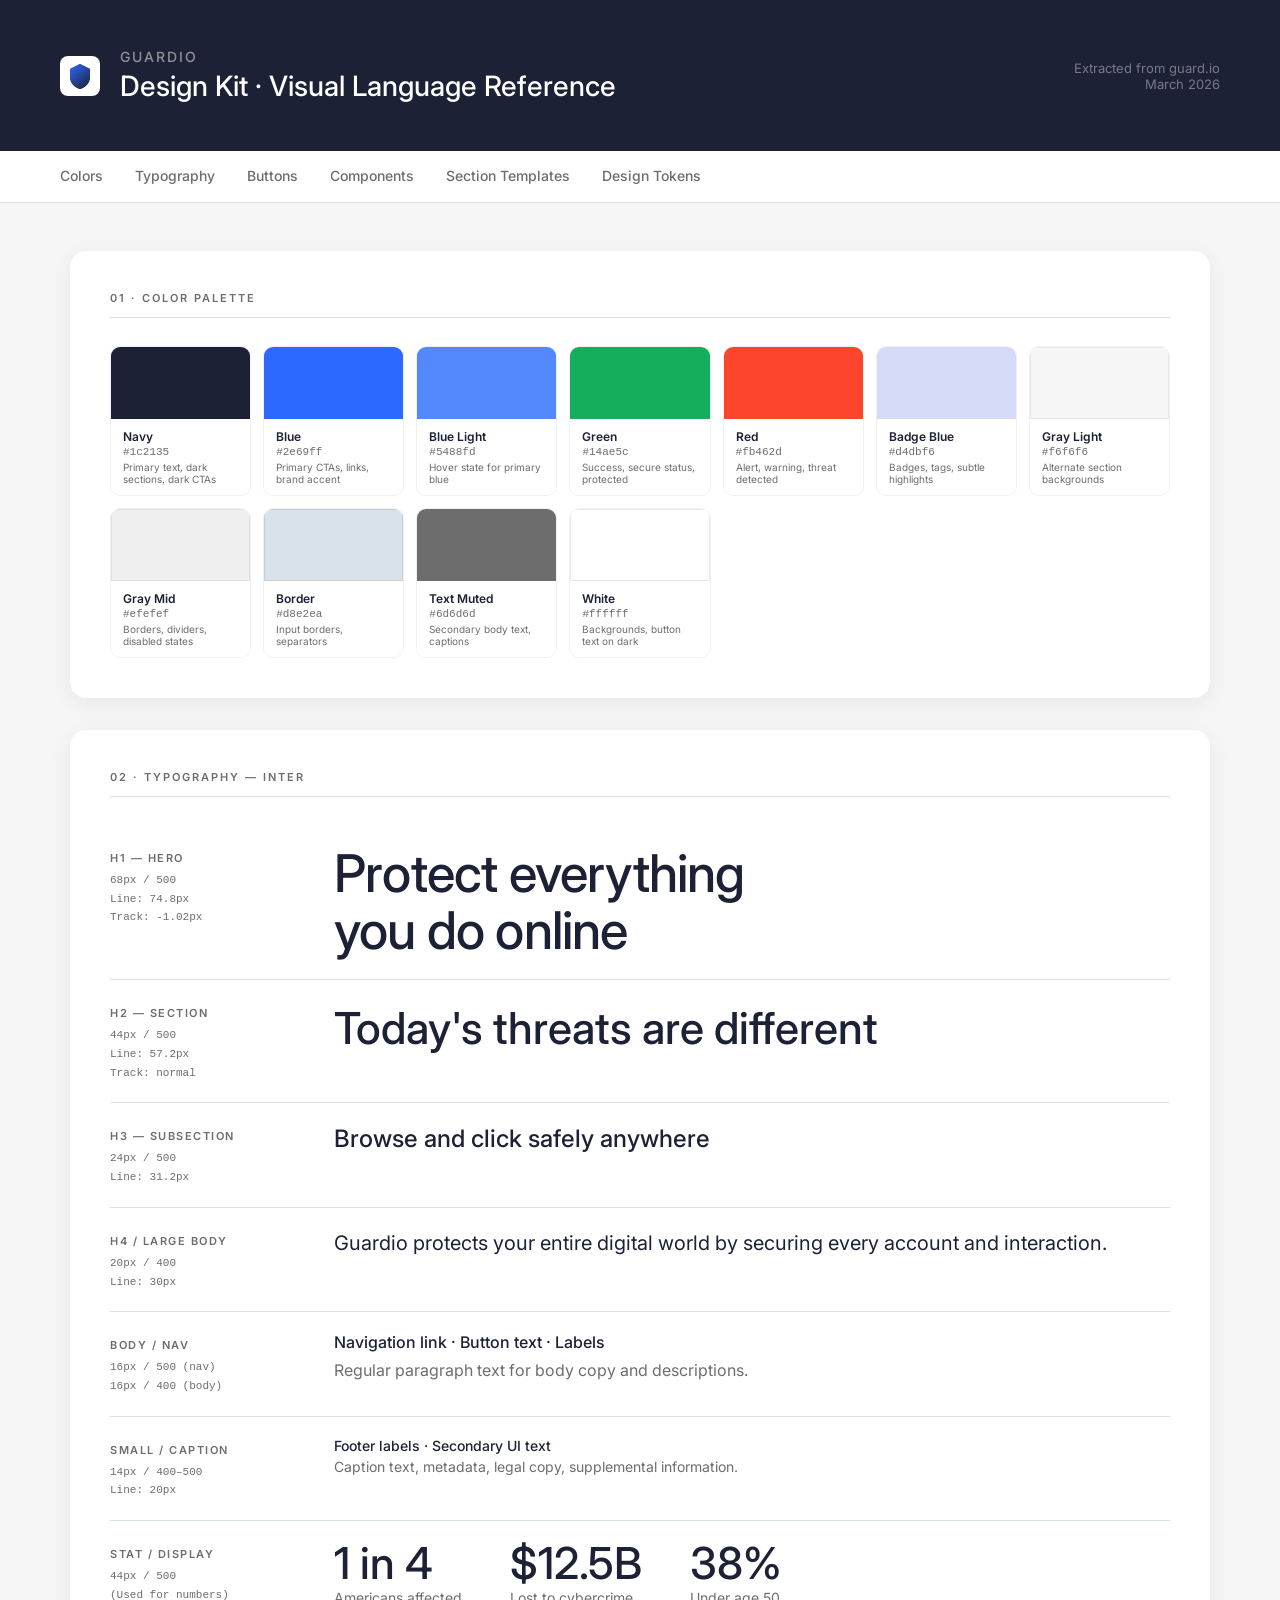
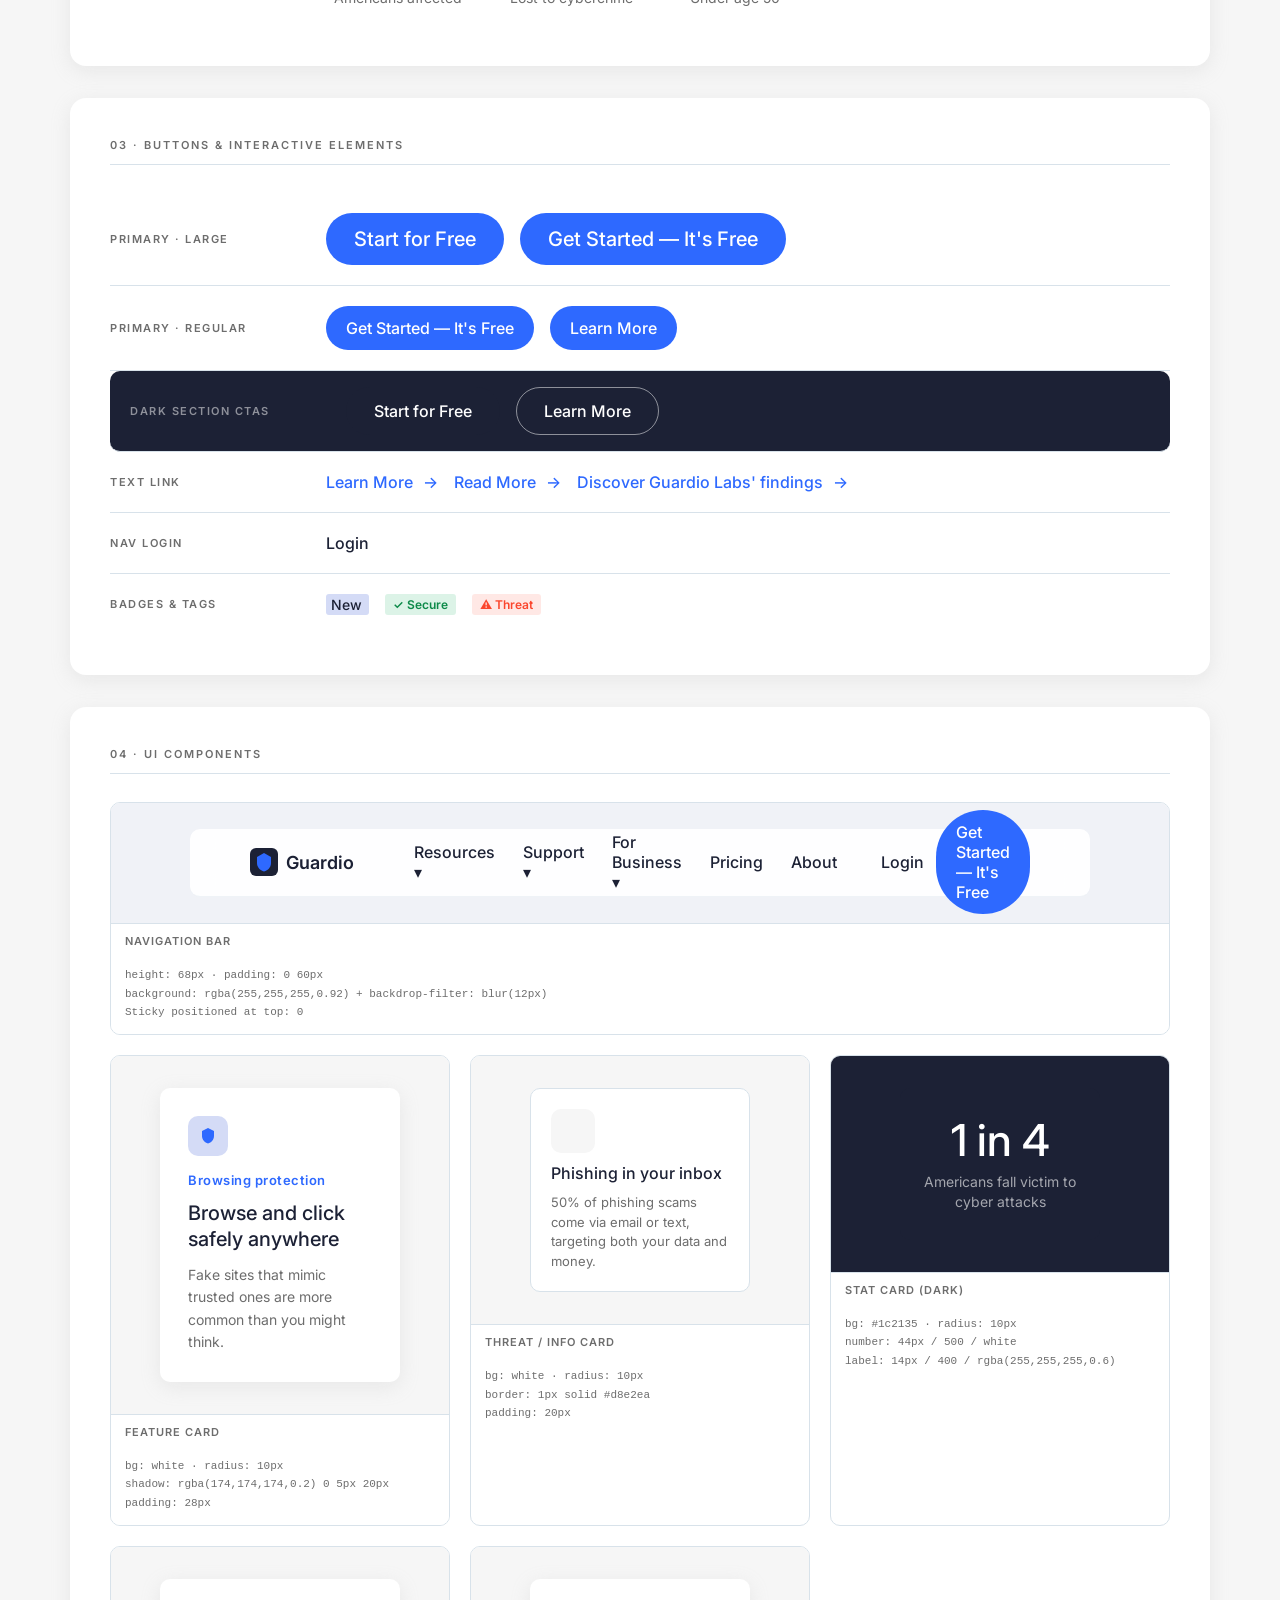
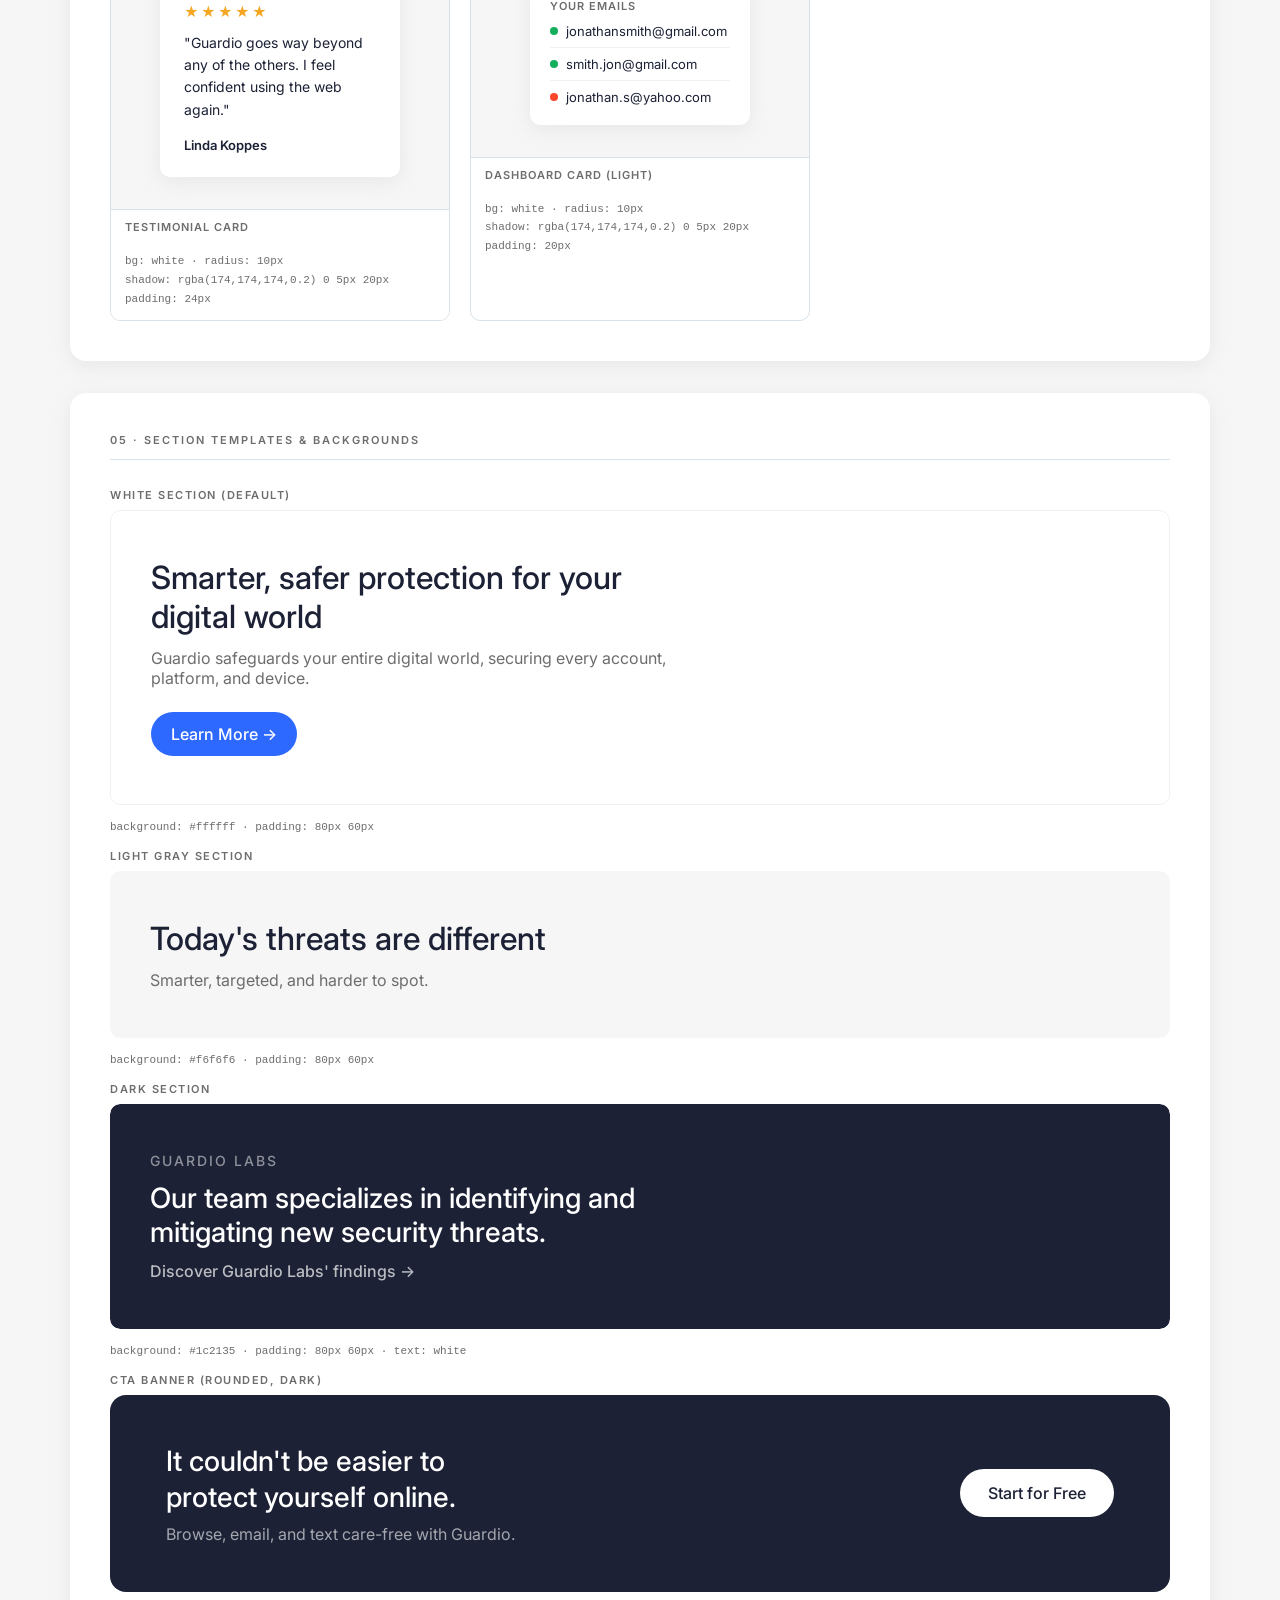
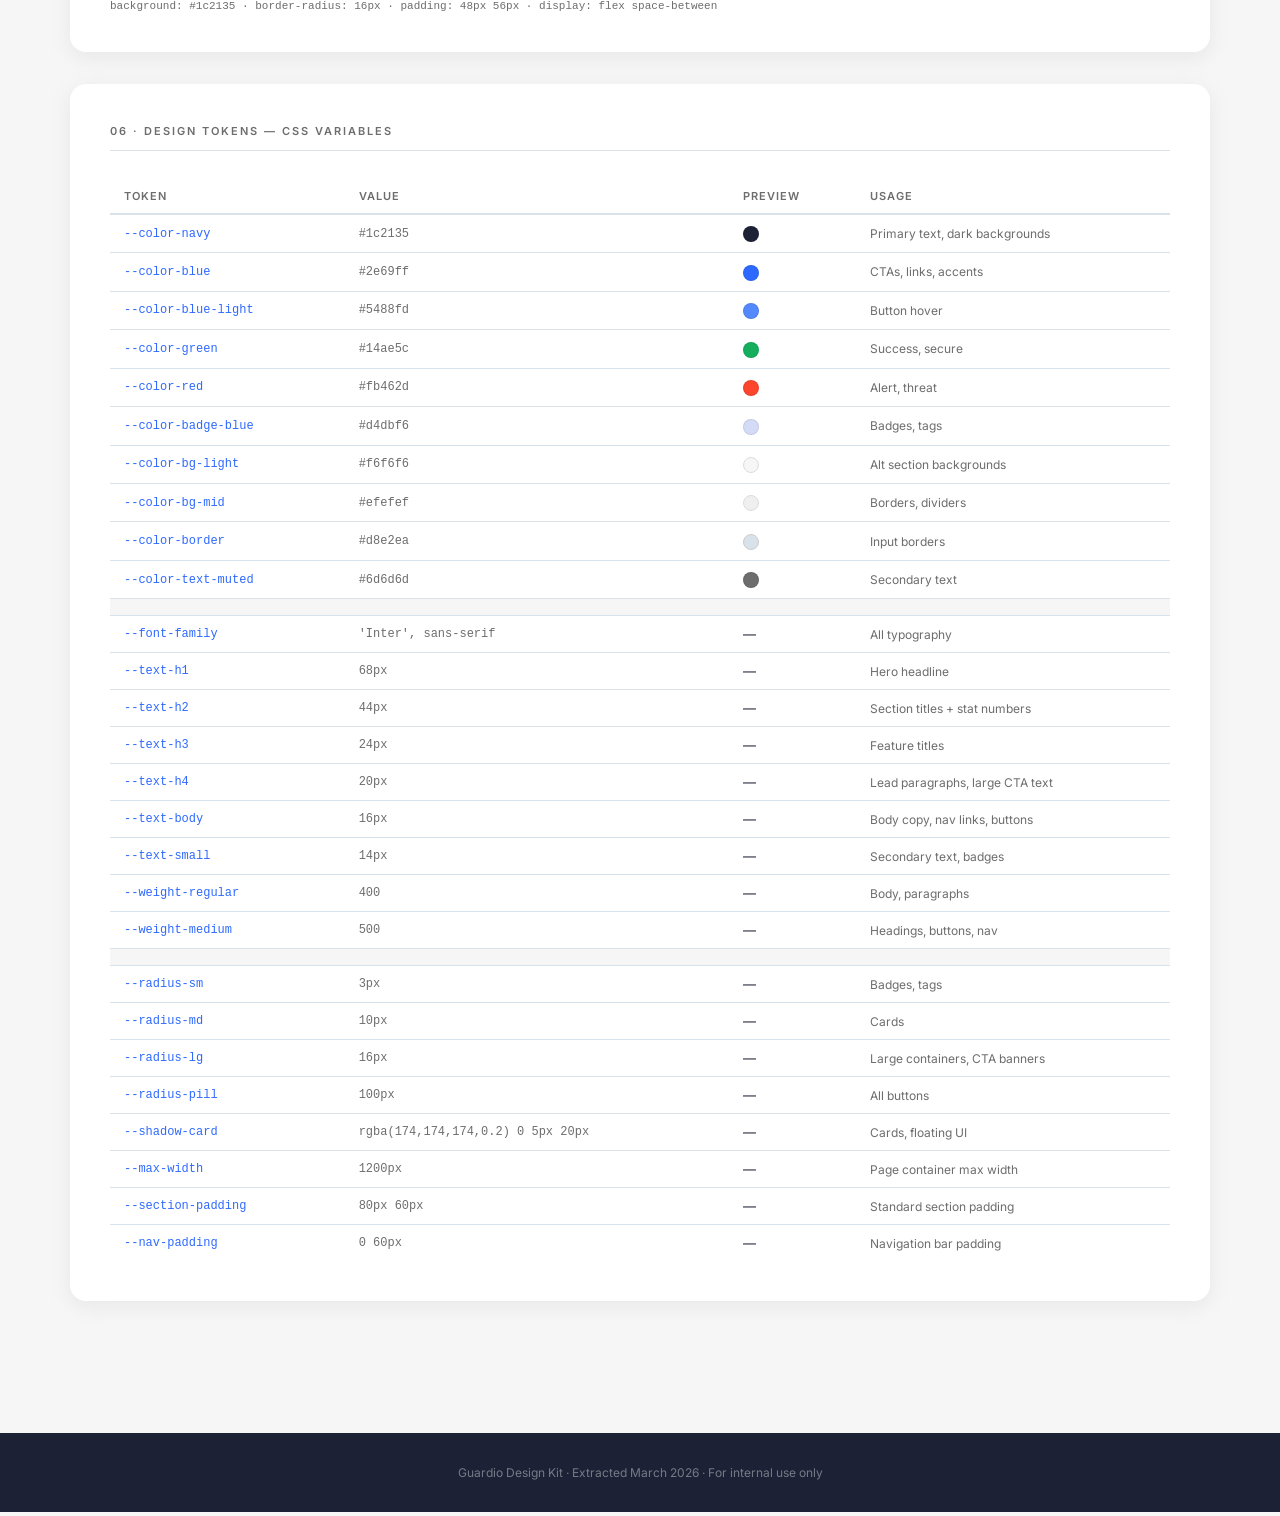
<file: Guardio-Website-design-kit.html>
<!DOCTYPE html>
<html lang="en">
<head>
  <meta charset="UTF-8" />
  <meta name="viewport" content="width=device-width, initial-scale=1.0" />
  <title>Guardio Design Kit</title>
  <!-- Design tokens + shared component styles — single source of truth -->
  <link rel="stylesheet" href="partners.css" />
  <style>
    /* ============================================================
       GUARDIO DESIGN KIT — Reference document styles only
       Component tokens come from partners.css (linked above)
    ============================================================ */

    /* === KIT PAGE STYLES === */
    *, *::before, *::after { box-sizing: border-box; margin: 0; padding: 0; }

    body {
      font-family: var(--font-family);
      background: var(--color-bg-light);
      color: var(--color-navy);
      font-size: var(--text-small);
      line-height: var(--leading-body);
    }

    /* Kit layout */
    .kit-header {
      background: var(--color-navy);
      color: white;
      padding: 48px 60px;
      display: flex;
      align-items: center;
      gap: 20px;
    }
    .kit-header-logo {
      display: flex;
      align-items: center;
      gap: 10px;
    }
    .kit-header-logo svg { width: 40px; height: 40px; }
    .kit-header h1 {
      font-size: 14px;
      font-weight: 500;
      color: rgba(255,255,255,0.5);
      letter-spacing: 2px;
      text-transform: uppercase;
    }
    .kit-header p {
      font-size: 28px;
      font-weight: 500;
      color: white;
      margin-top: 4px;
    }
    .kit-header-meta {
      margin-left: auto;
      text-align: right;
      color: rgba(255,255,255,0.4);
      font-size: 13px;
    }

    .kit-nav {
      background: white;
      border-bottom: 1px solid var(--color-border);
      padding: 0 60px;
      display: flex;
      gap: 32px;
      position: sticky;
      top: 0;
      z-index: 100;
    }
    .kit-nav a {
      display: block;
      padding: 16px 0;
      font-size: 14px;
      font-weight: 500;
      color: var(--color-text-muted);
      text-decoration: none;
      border-bottom: 2px solid transparent;
      transition: color 0.2s, border-color 0.2s;
    }
    .kit-nav a:hover { color: var(--color-navy); border-color: var(--color-blue); }

    .kit-content { max-width: 1260px; margin: 0 auto; padding: 48px 60px 100px; }

    .kit-section {
      background: white;
      border-radius: var(--radius-lg);
      padding: 40px;
      margin-bottom: 32px;
      box-shadow: var(--shadow-card);
    }
    .kit-section-title {
      font-size: 11px;
      font-weight: 600;
      letter-spacing: 2px;
      text-transform: uppercase;
      color: var(--color-text-muted);
      margin-bottom: 28px;
      padding-bottom: 12px;
      border-bottom: 1px solid var(--color-border);
    }

    /* --- Color Swatches --- */
    .swatch-grid {
      display: grid;
      grid-template-columns: repeat(auto-fill, minmax(130px, 1fr));
      gap: 12px;
    }
    .swatch {
      border-radius: var(--radius-md);
      overflow: hidden;
      border: 1px solid rgba(0,0,0,0.06);
    }
    .swatch-color {
      height: 72px;
      width: 100%;
    }
    .swatch-info {
      padding: 10px 12px;
      background: white;
    }
    .swatch-name {
      font-size: 12px;
      font-weight: 600;
      color: var(--color-navy);
      margin-bottom: 2px;
    }
    .swatch-hex {
      font-size: 11px;
      color: var(--color-text-muted);
      font-family: 'Courier New', monospace;
    }
    .swatch-usage {
      font-size: 10px;
      color: var(--color-text-muted);
      margin-top: 3px;
    }

    /* --- Typography --- */
    .type-specimen {
      border-bottom: 1px solid var(--color-border);
      padding: 20px 0;
      display: grid;
      grid-template-columns: 200px 1fr;
      gap: 24px;
      align-items: start;
    }
    .type-specimen:last-child { border-bottom: none; }
    .type-meta { padding-top: 6px; }
    .type-label {
      font-size: 11px;
      font-weight: 600;
      text-transform: uppercase;
      letter-spacing: 1.5px;
      color: var(--color-text-muted);
    }
    .type-specs {
      font-size: 11px;
      color: var(--color-text-muted);
      margin-top: 6px;
      line-height: 1.7;
      font-family: 'Courier New', monospace;
    }

    /* --- Buttons --- */
    .btn-row {
      display: flex;
      flex-wrap: wrap;
      gap: 16px;
      align-items: center;
      padding: 20px 0;
      border-bottom: 1px solid var(--color-border);
    }
    .btn-row:last-child { border-bottom: none; }
    .btn-label {
      font-size: 11px;
      font-weight: 600;
      letter-spacing: 1.5px;
      text-transform: uppercase;
      color: var(--color-text-muted);
      width: 200px;
      flex-shrink: 0;
    }

    /* Guardio actual button styles */
    .btn-primary-lg {
      display: inline-block;
      background: var(--color-blue);
      color: white;
      font-family: var(--font-family);
      font-size: 20px;
      font-weight: 500;
      border-radius: 100px;
      padding: 14px 28px;
      text-decoration: none;
      border: none;
      cursor: pointer;
      transition: background 0.2s;
    }
    .btn-primary-lg:hover { background: var(--color-blue-light); }

    .btn-primary {
      display: inline-block;
      background: var(--color-blue);
      color: white;
      font-family: var(--font-family);
      font-size: 16px;
      font-weight: 500;
      border-radius: 100px;
      padding: 12px 20px;
      text-decoration: none;
      border: none;
      cursor: pointer;
      transition: background 0.2s;
    }
    .btn-primary:hover { background: var(--color-blue-light); }

    .btn-dark {
      display: inline-block;
      background: var(--color-navy);
      color: white;
      font-family: var(--font-family);
      font-size: 16px;
      font-weight: 500;
      border-radius: 100px;
      padding: 14px 28px;
      text-decoration: none;
      border: none;
      cursor: pointer;
      transition: opacity 0.2s;
    }
    .btn-dark:hover { opacity: 0.85; }

    .btn-ghost-dark {
      display: inline-block;
      background: transparent;
      color: white;
      font-family: var(--font-family);
      font-size: 16px;
      font-weight: 500;
      border-radius: 100px;
      padding: 13px 27px;
      text-decoration: none;
      border: 1px solid rgba(255,255,255,0.5);
      cursor: pointer;
      transition: border-color 0.2s;
    }
    .btn-ghost-dark:hover { border-color: white; }

    .btn-text-link {
      display: inline-flex;
      align-items: center;
      gap: 6px;
      background: transparent;
      color: var(--color-blue);
      font-family: var(--font-family);
      font-size: 16px;
      font-weight: 500;
      text-decoration: none;
      border: none;
      cursor: pointer;
      padding: 0;
    }
    .btn-text-link:hover { text-decoration: underline; }
    .btn-text-link-dark {
      display: inline-flex;
      align-items: center;
      gap: 6px;
      background: transparent;
      color: var(--color-navy);
      font-family: var(--font-family);
      font-size: 16px;
      font-weight: 500;
      text-decoration: none;
      border: none;
      cursor: pointer;
    }
    .btn-nav-login {
      background: transparent;
      color: var(--color-navy);
      font-family: var(--font-family);
      font-size: 16px;
      font-weight: 500;
      text-decoration: none;
      border: none;
      cursor: pointer;
      padding: 0;
    }

    /* --- Components --- */
    .component-grid {
      display: grid;
      grid-template-columns: repeat(auto-fill, minmax(300px, 1fr));
      gap: 20px;
    }
    .component-item {
      border: 1px solid var(--color-border);
      border-radius: var(--radius-md);
      overflow: hidden;
    }
    .component-preview {
      padding: 32px 24px;
      background: var(--color-bg-light);
      display: flex;
      align-items: center;
      justify-content: center;
      min-height: 120px;
    }
    .component-preview.dark { background: var(--color-navy); }
    .component-name {
      padding: 10px 14px;
      font-size: 11px;
      font-weight: 600;
      letter-spacing: 1px;
      text-transform: uppercase;
      color: var(--color-text-muted);
      background: white;
      border-top: 1px solid var(--color-border);
    }
    .component-spec {
      padding: 8px 14px 12px;
      font-size: 11px;
      color: var(--color-text-muted);
      background: white;
      font-family: 'Courier New', monospace;
      line-height: 1.7;
    }

    /* Actual Guardio card component */
    .guardio-card {
      background: white;
      border-radius: var(--radius-md);
      box-shadow: var(--shadow-card);
      padding: 20px;
    }

    /* Badge component */
    .guardio-badge {
      display: inline-block;
      background: var(--color-badge-blue);
      color: var(--color-navy);
      font-family: var(--font-family);
      font-size: 14px;
      font-weight: 500;
      border-radius: var(--radius-sm);
      padding: 2px 7px 2px 5px;
    }
    .guardio-badge-green {
      background: rgba(20, 174, 92, 0.15);
      color: #0d8a49;
      font-size: 12px;
      font-weight: 600;
      border-radius: var(--radius-sm);
      padding: 3px 8px;
      display: inline-block;
    }
    .guardio-badge-red {
      background: rgba(251, 70, 45, 0.12);
      color: var(--color-red);
      font-size: 12px;
      font-weight: 600;
      border-radius: var(--radius-sm);
      padding: 3px 8px;
      display: inline-block;
    }

    /* Nav component */
    .guardio-nav {
      background: rgba(255, 255, 255, 0.92);
      backdrop-filter: blur(12px);
      border-bottom: 1px solid rgba(216,226,234,0.4);
      padding: 0 60px;
      display: flex;
      align-items: center;
      height: 68px;
      gap: 32px;
      border-radius: var(--radius-md);
    }
    .guardio-nav-logo {
      display: flex;
      align-items: center;
      gap: 8px;
      font-size: 18px;
      font-weight: 600;
      color: var(--color-navy);
      text-decoration: none;
      margin-right: 16px;
    }
    .guardio-nav-logo svg { width: 28px; height: 28px; }
    .guardio-nav-links {
      display: flex;
      gap: 4px;
      flex: 1;
    }
    .guardio-nav-link {
      font-size: 16px;
      font-weight: 500;
      color: var(--color-navy);
      padding: 8px 12px;
      border-radius: 6px;
      text-decoration: none;
      cursor: pointer;
      display: flex;
      align-items: center;
      gap: 4px;
      transition: background 0.2s;
    }
    .guardio-nav-link:hover { background: var(--color-bg-light); }
    .guardio-nav-actions { display: flex; align-items: center; gap: 12px; margin-left: auto; }

    /* Stat card component */
    .guardio-stat-card {
      background: var(--color-navy);
      color: white;
      border-radius: var(--radius-md);
      padding: 28px 24px;
      text-align: center;
    }
    .guardio-stat-number {
      font-size: 44px;
      font-weight: 500;
      color: white;
      line-height: 1.1;
      margin-bottom: 8px;
    }
    .guardio-stat-label {
      font-size: 14px;
      font-weight: 400;
      color: rgba(255,255,255,0.6);
      line-height: 1.4;
    }

    /* Feature card component */
    .guardio-feature-card {
      background: white;
      border-radius: var(--radius-md);
      box-shadow: var(--shadow-card);
      padding: 28px;
      display: flex;
      flex-direction: column;
      gap: 12px;
    }
    .guardio-feature-icon {
      width: 40px;
      height: 40px;
      background: var(--color-badge-blue);
      border-radius: 10px;
      display: flex;
      align-items: center;
      justify-content: center;
      margin-bottom: 4px;
    }
    .guardio-feature-label {
      font-size: 13px;
      font-weight: 600;
      color: var(--color-blue);
      letter-spacing: 0.5px;
    }
    .guardio-feature-title {
      font-size: 20px;
      font-weight: 500;
      color: var(--color-navy);
      line-height: 1.3;
    }
    .guardio-feature-desc {
      font-size: 14px;
      color: var(--color-text-muted);
      line-height: 1.6;
    }

    /* Testimonial card */
    .guardio-testimonial {
      background: white;
      border-radius: var(--radius-md);
      box-shadow: var(--shadow-card);
      padding: 24px;
    }
    .guardio-testimonial-stars {
      color: #f5a623;
      font-size: 14px;
      margin-bottom: 12px;
      letter-spacing: 2px;
    }
    .guardio-testimonial-text {
      font-size: 14px;
      color: var(--color-navy);
      line-height: 1.6;
      margin-bottom: 16px;
    }
    .guardio-testimonial-author {
      font-size: 13px;
      font-weight: 600;
      color: var(--color-navy);
    }

    /* Threat card (dark) */
    .guardio-threat-card {
      background: white;
      border-radius: var(--radius-md);
      padding: 20px;
      border: 1px solid var(--color-border);
      display: flex;
      flex-direction: column;
      gap: 10px;
    }
    .guardio-threat-icon {
      width: 44px;
      height: 44px;
      background: var(--color-bg-light);
      border-radius: 10px;
    }
    .guardio-threat-title {
      font-size: 16px;
      font-weight: 500;
      color: var(--color-navy);
    }
    .guardio-threat-desc {
      font-size: 13px;
      color: var(--color-text-muted);
      line-height: 1.5;
    }

    /* Section layouts */
    .section-demo {
      border-radius: var(--radius-md);
      overflow: hidden;
      margin-bottom: 16px;
    }
    .section-white { background: white; padding: 48px 40px; }
    .section-light { background: var(--color-bg-light); padding: 48px 40px; }
    .section-dark { background: var(--color-navy); padding: 48px 40px; color: white; }
    .section-cta-banner {
      background: var(--color-navy);
      border-radius: var(--radius-lg);
      padding: 48px 56px;
      display: flex;
      align-items: center;
      justify-content: space-between;
      gap: 40px;
    }

    /* Token table */
    .token-table { width: 100%; border-collapse: collapse; font-size: 13px; }
    .token-table th {
      text-align: left;
      padding: 10px 14px;
      font-size: 11px;
      font-weight: 600;
      letter-spacing: 1px;
      text-transform: uppercase;
      color: var(--color-text-muted);
      border-bottom: 2px solid var(--color-border);
    }
    .token-table td {
      padding: 10px 14px;
      border-bottom: 1px solid var(--color-border);
      vertical-align: middle;
    }
    .token-table tr:last-child td { border-bottom: none; }
    .token-table .token-name {
      font-family: 'Courier New', monospace;
      font-size: 12px;
      color: var(--color-blue);
    }
    .token-table .token-value {
      font-family: 'Courier New', monospace;
      font-size: 12px;
      color: var(--color-text-muted);
    }
    .token-dot {
      display: inline-block;
      width: 16px;
      height: 16px;
      border-radius: 50%;
      vertical-align: middle;
      margin-right: 8px;
      border: 1px solid rgba(0,0,0,0.08);
    }

    /* Icon for chevron arrows */
    .arrow { display: inline-block; margin-left: 4px; }

    /* ============================================================
       Responsive
    ============================================================ */
    @media (max-width: 900px) {
      .kit-content { padding: 32px 24px; }
      .kit-header { padding: 36px 24px; flex-wrap: wrap; }
      .kit-nav { padding: 0 24px; gap: 20px; }
      .type-specimen { grid-template-columns: 1fr; }
      .section-cta-banner { flex-direction: column; text-align: center; }
    }
  </style>
</head>
<body>

<!-- ================================================================
     HEADER
================================================================ -->
<header class="kit-header">
  <div class="kit-header-logo">
    <svg viewBox="0 0 40 40" fill="none" xmlns="http://www.w3.org/2000/svg">
      <rect width="40" height="40" rx="8" fill="white"/>
      <path d="M20 8L10 13v8c0 5.5 4.3 10.7 10 12 5.7-1.3 10-6.5 10-12v-8L20 8z" fill="#1c2135"/>
      <path d="M20 8L10 13v8c0 5.5 4.3 10.7 10 12 5.7-1.3 10-6.5 10-12v-8L20 8z" fill="url(#logo-grad)"/>
      <defs>
        <linearGradient id="logo-grad" x1="10" y1="8" x2="30" y2="32" gradientUnits="userSpaceOnUse">
          <stop stop-color="#2e69ff"/>
          <stop offset="1" stop-color="#1c2135"/>
        </linearGradient>
      </defs>
    </svg>
  </div>
  <div>
    <h1>Guardio</h1>
    <p>Design Kit · Visual Language Reference</p>
  </div>
  <div class="kit-header-meta">
    Extracted from guard.io<br>March 2026
  </div>
</header>

<!-- ================================================================
     STICKY NAV
================================================================ -->
<nav class="kit-nav">
  <a href="#colors">Colors</a>
  <a href="#typography">Typography</a>
  <a href="#buttons">Buttons</a>
  <a href="#components">Components</a>
  <a href="#sections">Section Templates</a>
  <a href="#tokens">Design Tokens</a>
</nav>

<!-- ================================================================
     CONTENT
================================================================ -->
<main class="kit-content">

  <!-- ============================================================
       1. COLOR PALETTE
  ============================================================ -->
  <section class="kit-section" id="colors">
    <div class="kit-section-title">01 · Color Palette</div>

    <div class="swatch-grid">

      <div class="swatch">
        <div class="swatch-color" style="background:#1c2135;"></div>
        <div class="swatch-info">
          <div class="swatch-name">Navy</div>
          <div class="swatch-hex">#1c2135</div>
          <div class="swatch-usage">Primary text, dark sections, dark CTAs</div>
        </div>
      </div>

      <div class="swatch">
        <div class="swatch-color" style="background:#2e69ff;"></div>
        <div class="swatch-info">
          <div class="swatch-name">Blue</div>
          <div class="swatch-hex">#2e69ff</div>
          <div class="swatch-usage">Primary CTAs, links, brand accent</div>
        </div>
      </div>

      <div class="swatch">
        <div class="swatch-color" style="background:#5488fd;"></div>
        <div class="swatch-info">
          <div class="swatch-name">Blue Light</div>
          <div class="swatch-hex">#5488fd</div>
          <div class="swatch-usage">Hover state for primary blue</div>
        </div>
      </div>

      <div class="swatch">
        <div class="swatch-color" style="background:#14ae5c;"></div>
        <div class="swatch-info">
          <div class="swatch-name">Green</div>
          <div class="swatch-hex">#14ae5c</div>
          <div class="swatch-usage">Success, secure status, protected</div>
        </div>
      </div>

      <div class="swatch">
        <div class="swatch-color" style="background:#fb462d;"></div>
        <div class="swatch-info">
          <div class="swatch-name">Red</div>
          <div class="swatch-hex">#fb462d</div>
          <div class="swatch-usage">Alert, warning, threat detected</div>
        </div>
      </div>

      <div class="swatch">
        <div class="swatch-color" style="background:#d4dbf6;"></div>
        <div class="swatch-info">
          <div class="swatch-name">Badge Blue</div>
          <div class="swatch-hex">#d4dbf6</div>
          <div class="swatch-usage">Badges, tags, subtle highlights</div>
        </div>
      </div>

      <div class="swatch">
        <div class="swatch-color" style="background:#f6f6f6; border:1px solid #e8e8e8;"></div>
        <div class="swatch-info">
          <div class="swatch-name">Gray Light</div>
          <div class="swatch-hex">#f6f6f6</div>
          <div class="swatch-usage">Alternate section backgrounds</div>
        </div>
      </div>

      <div class="swatch">
        <div class="swatch-color" style="background:#efefef; border:1px solid #e0e0e0;"></div>
        <div class="swatch-info">
          <div class="swatch-name">Gray Mid</div>
          <div class="swatch-hex">#efefef</div>
          <div class="swatch-usage">Borders, dividers, disabled states</div>
        </div>
      </div>

      <div class="swatch">
        <div class="swatch-color" style="background:#d8e2ea; border:1px solid #ccc;"></div>
        <div class="swatch-info">
          <div class="swatch-name">Border</div>
          <div class="swatch-hex">#d8e2ea</div>
          <div class="swatch-usage">Input borders, separators</div>
        </div>
      </div>

      <div class="swatch">
        <div class="swatch-color" style="background:#6d6d6d;"></div>
        <div class="swatch-info">
          <div class="swatch-name">Text Muted</div>
          <div class="swatch-hex">#6d6d6d</div>
          <div class="swatch-usage">Secondary body text, captions</div>
        </div>
      </div>

      <div class="swatch">
        <div class="swatch-color" style="background:#ffffff; border:1px solid #e8e8e8;"></div>
        <div class="swatch-info">
          <div class="swatch-name">White</div>
          <div class="swatch-hex">#ffffff</div>
          <div class="swatch-usage">Backgrounds, button text on dark</div>
        </div>
      </div>

    </div>
  </section>

  <!-- ============================================================
       2. TYPOGRAPHY
  ============================================================ -->
  <section class="kit-section" id="typography">
    <div class="kit-section-title">02 · Typography — Inter</div>

    <div class="type-specimen">
      <div class="type-meta">
        <div class="type-label">H1 — Hero</div>
        <div class="type-specs">68px / 500<br>Line: 74.8px<br>Track: -1.02px</div>
      </div>
      <div>
        <div style="font-size:52px; font-weight:500; color:#1c2135; letter-spacing:-0.8px; line-height:1.1;">Protect everything<br>you do online</div>
      </div>
    </div>

    <div class="type-specimen">
      <div class="type-meta">
        <div class="type-label">H2 — Section</div>
        <div class="type-specs">44px / 500<br>Line: 57.2px<br>Track: normal</div>
      </div>
      <div>
        <div style="font-size:44px; font-weight:500; color:#1c2135; line-height:57.2px;">Today's threats are different</div>
      </div>
    </div>

    <div class="type-specimen">
      <div class="type-meta">
        <div class="type-label">H3 — Subsection</div>
        <div class="type-specs">24px / 500<br>Line: 31.2px</div>
      </div>
      <div>
        <div style="font-size:24px; font-weight:500; color:#1c2135; line-height:31.2px;">Browse and click safely anywhere</div>
      </div>
    </div>

    <div class="type-specimen">
      <div class="type-meta">
        <div class="type-label">H4 / Large Body</div>
        <div class="type-specs">20px / 400<br>Line: 30px</div>
      </div>
      <div>
        <div style="font-size:20px; font-weight:400; color:#1c2135; line-height:30px;">Guardio protects your entire digital world by securing every account and interaction.</div>
      </div>
    </div>

    <div class="type-specimen">
      <div class="type-meta">
        <div class="type-label">Body / Nav</div>
        <div class="type-specs">16px / 500 (nav)<br>16px / 400 (body)</div>
      </div>
      <div>
        <div style="font-size:16px; font-weight:500; color:#1c2135; margin-bottom:8px;">Navigation link  ·  Button text  ·  Labels</div>
        <div style="font-size:16px; font-weight:400; color:#6d6d6d;">Regular paragraph text for body copy and descriptions.</div>
      </div>
    </div>

    <div class="type-specimen">
      <div class="type-meta">
        <div class="type-label">Small / Caption</div>
        <div class="type-specs">14px / 400–500<br>Line: 20px</div>
      </div>
      <div>
        <div style="font-size:14px; font-weight:500; color:#1c2135; margin-bottom:4px;">Footer labels  ·  Secondary UI text</div>
        <div style="font-size:14px; font-weight:400; color:#6d6d6d;">Caption text, metadata, legal copy, supplemental information.</div>
      </div>
    </div>

    <div class="type-specimen">
      <div class="type-meta">
        <div class="type-label">Stat / Display</div>
        <div class="type-specs">44px / 500<br>(Used for numbers)</div>
      </div>
      <div style="display:flex; gap:48px; align-items:baseline;">
        <div>
          <div style="font-size:44px; font-weight:500; color:#1c2135; line-height:1;">1 in 4</div>
          <div style="font-size:14px; color:#6d6d6d; margin-top:4px;">Americans affected</div>
        </div>
        <div>
          <div style="font-size:44px; font-weight:500; color:#1c2135; line-height:1;">$12.5B</div>
          <div style="font-size:14px; color:#6d6d6d; margin-top:4px;">Lost to cybercrime</div>
        </div>
        <div>
          <div style="font-size:44px; font-weight:500; color:#1c2135; line-height:1;">38%</div>
          <div style="font-size:14px; color:#6d6d6d; margin-top:4px;">Under age 50</div>
        </div>
      </div>
    </div>

  </section>

  <!-- ============================================================
       3. BUTTONS
  ============================================================ -->
  <section class="kit-section" id="buttons">
    <div class="kit-section-title">03 · Buttons &amp; Interactive Elements</div>

    <div class="btn-row">
      <div class="btn-label">Primary · Large</div>
      <a class="btn-primary-lg" href="#">Start for Free</a>
      <a class="btn-primary-lg" href="#">Get Started — It's Free</a>
    </div>

    <div class="btn-row">
      <div class="btn-label">Primary · Regular</div>
      <a class="btn-primary" href="#">Get Started — It's Free</a>
      <a class="btn-primary" href="#">Learn More</a>
    </div>

    <div class="btn-row" style="background:var(--color-navy); padding:16px 20px; border-radius:10px; margin:0 -0px;">
      <div class="btn-label" style="color:rgba(255,255,255,0.5);">Dark section CTAs</div>
      <a class="btn-dark" href="#">Start for Free</a>
      <a class="btn-ghost-dark" href="#">Learn More</a>
    </div>

    <div class="btn-row">
      <div class="btn-label">Text Link</div>
      <a class="btn-text-link" href="#">Learn More <span class="arrow">→</span></a>
      <a class="btn-text-link" href="#">Read More <span class="arrow">→</span></a>
      <a class="btn-text-link" href="#">Discover Guardio Labs' findings <span class="arrow">→</span></a>
    </div>

    <div class="btn-row">
      <div class="btn-label">Nav Login</div>
      <a class="btn-nav-login" href="#">Login</a>
    </div>

    <div class="btn-row">
      <div class="btn-label">Badges &amp; Tags</div>
      <span class="guardio-badge">New</span>
      <span class="guardio-badge-green">✓ Secure</span>
      <span class="guardio-badge-red">⚠ Threat</span>
    </div>

  </section>

  <!-- ============================================================
       4. COMPONENTS
  ============================================================ -->
  <section class="kit-section" id="components">
    <div class="kit-section-title">04 · UI Components</div>

    <div class="component-grid">

      <!-- Navigation Bar -->
      <div class="component-item" style="grid-column: 1 / -1;">
        <div class="component-preview" style="background:#f0f2f7; padding:20px 0; overflow-x:auto;">
          <div class="guardio-nav" style="width:100%; max-width:900px;">
            <a class="guardio-nav-logo" href="#">
              <svg viewBox="0 0 28 28" fill="none" xmlns="http://www.w3.org/2000/svg">
                <rect width="28" height="28" rx="6" fill="#1c2135"/>
                <path d="M14 5L7 9v6c0 4 3 7.5 7 8.5 4-1 7-4.5 7-8.5V9L14 5z" fill="#2e69ff"/>
              </svg>
              Guardio
            </a>
            <nav class="guardio-nav-links">
              <a class="guardio-nav-link" href="#">Resources ▾</a>
              <a class="guardio-nav-link" href="#">Support ▾</a>
              <a class="guardio-nav-link" href="#">For Business ▾</a>
              <a class="guardio-nav-link" href="#">Pricing</a>
              <a class="guardio-nav-link" href="#">About</a>
            </nav>
            <div class="guardio-nav-actions">
              <a class="btn-nav-login" href="#">Login</a>
              <a class="btn-primary" href="#">Get Started — It's Free</a>
            </div>
          </div>
        </div>
        <div class="component-name">Navigation Bar</div>
        <div class="component-spec">
          height: 68px · padding: 0 60px<br>
          background: rgba(255,255,255,0.92) + backdrop-filter: blur(12px)<br>
          Sticky positioned at top: 0
        </div>
      </div>

      <!-- Feature Card -->
      <div class="component-item">
        <div class="component-preview">
          <div class="guardio-feature-card" style="width:240px;">
            <div class="guardio-feature-icon">
              <svg width="20" height="20" viewBox="0 0 20 20" fill="none">
                <path d="M10 2L4 5v5c0 3.5 2.7 6.8 6 7.5 3.3-.7 6-4 6-7.5V5L10 2z" fill="#2e69ff"/>
              </svg>
            </div>
            <div class="guardio-feature-label">Browsing protection</div>
            <div class="guardio-feature-title">Browse and click safely anywhere</div>
            <div class="guardio-feature-desc">Fake sites that mimic trusted ones are more common than you might think.</div>
          </div>
        </div>
        <div class="component-name">Feature Card</div>
        <div class="component-spec">
          bg: white · radius: 10px<br>
          shadow: rgba(174,174,174,0.2) 0 5px 20px<br>
          padding: 28px
        </div>
      </div>

      <!-- Threat Card -->
      <div class="component-item">
        <div class="component-preview">
          <div class="guardio-threat-card" style="width:220px;">
            <div class="guardio-threat-icon"></div>
            <div class="guardio-threat-title">Phishing in your inbox</div>
            <div class="guardio-threat-desc">50% of phishing scams come via email or text, targeting both your data and money.</div>
          </div>
        </div>
        <div class="component-name">Threat / Info Card</div>
        <div class="component-spec">
          bg: white · radius: 10px<br>
          border: 1px solid #d8e2ea<br>
          padding: 20px
        </div>
      </div>

      <!-- Stat Card -->
      <div class="component-item">
        <div class="component-preview dark">
          <div class="guardio-stat-card" style="width:200px;">
            <div class="guardio-stat-number">1 in 4</div>
            <div class="guardio-stat-label">Americans fall victim to cyber attacks</div>
          </div>
        </div>
        <div class="component-name">Stat Card (Dark)</div>
        <div class="component-spec">
          bg: #1c2135 · radius: 10px<br>
          number: 44px / 500 / white<br>
          label: 14px / 400 / rgba(255,255,255,0.6)
        </div>
      </div>

      <!-- Testimonial Card -->
      <div class="component-item">
        <div class="component-preview">
          <div class="guardio-testimonial" style="width:240px;">
            <div class="guardio-testimonial-stars">★★★★★</div>
            <div class="guardio-testimonial-text">"Guardio goes way beyond any of the others. I feel confident using the web again."</div>
            <div class="guardio-testimonial-author">Linda Koppes</div>
          </div>
        </div>
        <div class="component-name">Testimonial Card</div>
        <div class="component-spec">
          bg: white · radius: 10px<br>
          shadow: rgba(174,174,174,0.2) 0 5px 20px<br>
          padding: 24px
        </div>
      </div>

      <!-- Hero mini Card -->
      <div class="component-item">
        <div class="component-preview">
          <div class="guardio-card" style="width:220px;">
            <div style="font-size:11px;font-weight:600;color:#6d6d6d;margin-bottom:10px;text-transform:uppercase;letter-spacing:1px;">Your Emails</div>
            <div style="display:flex;flex-direction:column;gap:8px;">
              <div style="display:flex;align-items:center;gap:8px;font-size:13px;color:#1c2135;padding-bottom:8px;border-bottom:1px solid #f0f0f0;">
                <span style="width:8px;height:8px;border-radius:50%;background:#14ae5c;flex-shrink:0;"></span>
                jonathansmith@gmail.com
              </div>
              <div style="display:flex;align-items:center;gap:8px;font-size:13px;color:#1c2135;padding-bottom:8px;border-bottom:1px solid #f0f0f0;">
                <span style="width:8px;height:8px;border-radius:50%;background:#14ae5c;flex-shrink:0;"></span>
                smith.jon@gmail.com
              </div>
              <div style="display:flex;align-items:center;gap:8px;font-size:13px;color:#1c2135;">
                <span style="width:8px;height:8px;border-radius:50%;background:#fb462d;flex-shrink:0;"></span>
                jonathan.s@yahoo.com
              </div>
            </div>
          </div>
        </div>
        <div class="component-name">Dashboard Card (Light)</div>
        <div class="component-spec">
          bg: white · radius: 10px<br>
          shadow: rgba(174,174,174,0.2) 0 5px 20px<br>
          padding: 20px
        </div>
      </div>

    </div>
  </section>

  <!-- ============================================================
       5. SECTION TEMPLATES
  ============================================================ -->
  <section class="kit-section" id="sections">
    <div class="kit-section-title">05 · Section Templates &amp; Backgrounds</div>

    <!-- White Section -->
    <div style="margin-bottom:16px;">
      <div style="font-size:11px;font-weight:600;letter-spacing:1.5px;text-transform:uppercase;color:#6d6d6d;margin-bottom:8px;">White Section (default)</div>
      <div class="section-demo">
        <div class="section-white" style="border-radius:10px;border:1px solid #efefef;">
          <div style="max-width:560px;">
            <div style="font-size:32px;font-weight:500;color:#1c2135;line-height:1.2;margin-bottom:12px;">Smarter, safer protection for your digital world</div>
            <div style="font-size:16px;color:#6d6d6d;margin-bottom:24px;">Guardio safeguards your entire digital world, securing every account, platform, and device.</div>
            <a class="btn-primary" href="#">Learn More →</a>
          </div>
        </div>
      </div>
      <div style="font-size:11px;font-family:monospace;color:#6d6d6d;">background: #ffffff · padding: 80px 60px</div>
    </div>

    <!-- Light Gray Section -->
    <div style="margin-bottom:16px;">
      <div style="font-size:11px;font-weight:600;letter-spacing:1.5px;text-transform:uppercase;color:#6d6d6d;margin-bottom:8px;">Light Gray Section</div>
      <div class="section-demo">
        <div class="section-light" style="border-radius:10px;">
          <div style="max-width:560px;">
            <div style="font-size:32px;font-weight:500;color:#1c2135;margin-bottom:12px;">Today's threats are different</div>
            <div style="font-size:16px;color:#6d6d6d;">Smarter, targeted, and harder to spot.</div>
          </div>
        </div>
      </div>
      <div style="font-size:11px;font-family:monospace;color:#6d6d6d;">background: #f6f6f6 · padding: 80px 60px</div>
    </div>

    <!-- Dark Section -->
    <div style="margin-bottom:16px;">
      <div style="font-size:11px;font-weight:600;letter-spacing:1.5px;text-transform:uppercase;color:#6d6d6d;margin-bottom:8px;">Dark Section</div>
      <div class="section-demo">
        <div class="section-dark" style="border-radius:10px;">
          <div style="max-width:560px;">
            <div style="font-size:14px;font-weight:500;color:rgba(255,255,255,0.5);letter-spacing:2px;text-transform:uppercase;margin-bottom:12px;">Guardio Labs</div>
            <div style="font-size:28px;font-weight:500;color:white;margin-bottom:12px;">Our team specializes in identifying and mitigating new security threats.</div>
            <a class="btn-text-link" href="#" style="color:rgba(255,255,255,0.7);">Discover Guardio Labs' findings →</a>
          </div>
        </div>
      </div>
      <div style="font-size:11px;font-family:monospace;color:#6d6d6d;">background: #1c2135 · padding: 80px 60px · text: white</div>
    </div>

    <!-- CTA Banner -->
    <div>
      <div style="font-size:11px;font-weight:600;letter-spacing:1.5px;text-transform:uppercase;color:#6d6d6d;margin-bottom:8px;">CTA Banner (rounded, dark)</div>
      <div class="section-cta-banner">
        <div>
          <div style="font-size:28px;font-weight:500;color:white;line-height:1.3;margin-bottom:8px;">It couldn't be easier to<br>protect yourself online.</div>
          <div style="font-size:16px;color:rgba(255,255,255,0.6);">Browse, email, and text care-free with Guardio.</div>
        </div>
        <a class="btn-dark" href="#" style="background:white;color:#1c2135;white-space:nowrap;">Start for Free</a>
      </div>
      <div style="font-size:11px;font-family:monospace;color:#6d6d6d;margin-top:8px;">background: #1c2135 · border-radius: 16px · padding: 48px 56px · display: flex space-between</div>
    </div>

  </section>

  <!-- ============================================================
       6. DESIGN TOKENS (CSS Variables)
  ============================================================ -->
  <section class="kit-section" id="tokens">
    <div class="kit-section-title">06 · Design Tokens — CSS Variables</div>

    <table class="token-table">
      <thead>
        <tr>
          <th>Token</th>
          <th>Value</th>
          <th>Preview</th>
          <th>Usage</th>
        </tr>
      </thead>
      <tbody>
        <tr><td class="token-name">--color-navy</td><td class="token-value">#1c2135</td><td><span class="token-dot" style="background:#1c2135;"></span></td><td style="font-size:12px;color:#6d6d6d;">Primary text, dark backgrounds</td></tr>
        <tr><td class="token-name">--color-blue</td><td class="token-value">#2e69ff</td><td><span class="token-dot" style="background:#2e69ff;"></span></td><td style="font-size:12px;color:#6d6d6d;">CTAs, links, accents</td></tr>
        <tr><td class="token-name">--color-blue-light</td><td class="token-value">#5488fd</td><td><span class="token-dot" style="background:#5488fd;"></span></td><td style="font-size:12px;color:#6d6d6d;">Button hover</td></tr>
        <tr><td class="token-name">--color-green</td><td class="token-value">#14ae5c</td><td><span class="token-dot" style="background:#14ae5c;"></span></td><td style="font-size:12px;color:#6d6d6d;">Success, secure</td></tr>
        <tr><td class="token-name">--color-red</td><td class="token-value">#fb462d</td><td><span class="token-dot" style="background:#fb462d;"></span></td><td style="font-size:12px;color:#6d6d6d;">Alert, threat</td></tr>
        <tr><td class="token-name">--color-badge-blue</td><td class="token-value">#d4dbf6</td><td><span class="token-dot" style="background:#d4dbf6;"></span></td><td style="font-size:12px;color:#6d6d6d;">Badges, tags</td></tr>
        <tr><td class="token-name">--color-bg-light</td><td class="token-value">#f6f6f6</td><td><span class="token-dot" style="background:#f6f6f6; border:1px solid #ddd;"></span></td><td style="font-size:12px;color:#6d6d6d;">Alt section backgrounds</td></tr>
        <tr><td class="token-name">--color-bg-mid</td><td class="token-value">#efefef</td><td><span class="token-dot" style="background:#efefef; border:1px solid #ddd;"></span></td><td style="font-size:12px;color:#6d6d6d;">Borders, dividers</td></tr>
        <tr><td class="token-name">--color-border</td><td class="token-value">#d8e2ea</td><td><span class="token-dot" style="background:#d8e2ea; border:1px solid #ccc;"></span></td><td style="font-size:12px;color:#6d6d6d;">Input borders</td></tr>
        <tr><td class="token-name">--color-text-muted</td><td class="token-value">#6d6d6d</td><td><span class="token-dot" style="background:#6d6d6d;"></span></td><td style="font-size:12px;color:#6d6d6d;">Secondary text</td></tr>
        <tr><td colspan="4" style="padding:8px 14px;background:#f6f6f6;"></td></tr>
        <tr><td class="token-name">--font-family</td><td class="token-value">'Inter', sans-serif</td><td>—</td><td style="font-size:12px;color:#6d6d6d;">All typography</td></tr>
        <tr><td class="token-name">--text-h1</td><td class="token-value">68px</td><td>—</td><td style="font-size:12px;color:#6d6d6d;">Hero headline</td></tr>
        <tr><td class="token-name">--text-h2</td><td class="token-value">44px</td><td>—</td><td style="font-size:12px;color:#6d6d6d;">Section titles + stat numbers</td></tr>
        <tr><td class="token-name">--text-h3</td><td class="token-value">24px</td><td>—</td><td style="font-size:12px;color:#6d6d6d;">Feature titles</td></tr>
        <tr><td class="token-name">--text-h4</td><td class="token-value">20px</td><td>—</td><td style="font-size:12px;color:#6d6d6d;">Lead paragraphs, large CTA text</td></tr>
        <tr><td class="token-name">--text-body</td><td class="token-value">16px</td><td>—</td><td style="font-size:12px;color:#6d6d6d;">Body copy, nav links, buttons</td></tr>
        <tr><td class="token-name">--text-small</td><td class="token-value">14px</td><td>—</td><td style="font-size:12px;color:#6d6d6d;">Secondary text, badges</td></tr>
        <tr><td class="token-name">--weight-regular</td><td class="token-value">400</td><td>—</td><td style="font-size:12px;color:#6d6d6d;">Body, paragraphs</td></tr>
        <tr><td class="token-name">--weight-medium</td><td class="token-value">500</td><td>—</td><td style="font-size:12px;color:#6d6d6d;">Headings, buttons, nav</td></tr>
        <tr><td colspan="4" style="padding:8px 14px;background:#f6f6f6;"></td></tr>
        <tr><td class="token-name">--radius-sm</td><td class="token-value">3px</td><td>—</td><td style="font-size:12px;color:#6d6d6d;">Badges, tags</td></tr>
        <tr><td class="token-name">--radius-md</td><td class="token-value">10px</td><td>—</td><td style="font-size:12px;color:#6d6d6d;">Cards</td></tr>
        <tr><td class="token-name">--radius-lg</td><td class="token-value">16px</td><td>—</td><td style="font-size:12px;color:#6d6d6d;">Large containers, CTA banners</td></tr>
        <tr><td class="token-name">--radius-pill</td><td class="token-value">100px</td><td>—</td><td style="font-size:12px;color:#6d6d6d;">All buttons</td></tr>
        <tr><td class="token-name">--shadow-card</td><td class="token-value">rgba(174,174,174,0.2) 0 5px 20px</td><td>—</td><td style="font-size:12px;color:#6d6d6d;">Cards, floating UI</td></tr>
        <tr><td class="token-name">--max-width</td><td class="token-value">1200px</td><td>—</td><td style="font-size:12px;color:#6d6d6d;">Page container max width</td></tr>
        <tr><td class="token-name">--section-padding</td><td class="token-value">80px 60px</td><td>—</td><td style="font-size:12px;color:#6d6d6d;">Standard section padding</td></tr>
        <tr><td class="token-name">--nav-padding</td><td class="token-value">0 60px</td><td>—</td><td style="font-size:12px;color:#6d6d6d;">Navigation bar padding</td></tr>
      </tbody>
    </table>
  </section>

</main>

<!-- ================================================================
     FOOTER
================================================================ -->
<footer style="background:var(--color-navy); color:rgba(255,255,255,0.4); text-align:center; padding:32px 60px; font-size:12px;">
  Guardio Design Kit · Extracted March 2026 · For internal use only
</footer>

</body>
</html>
</file>
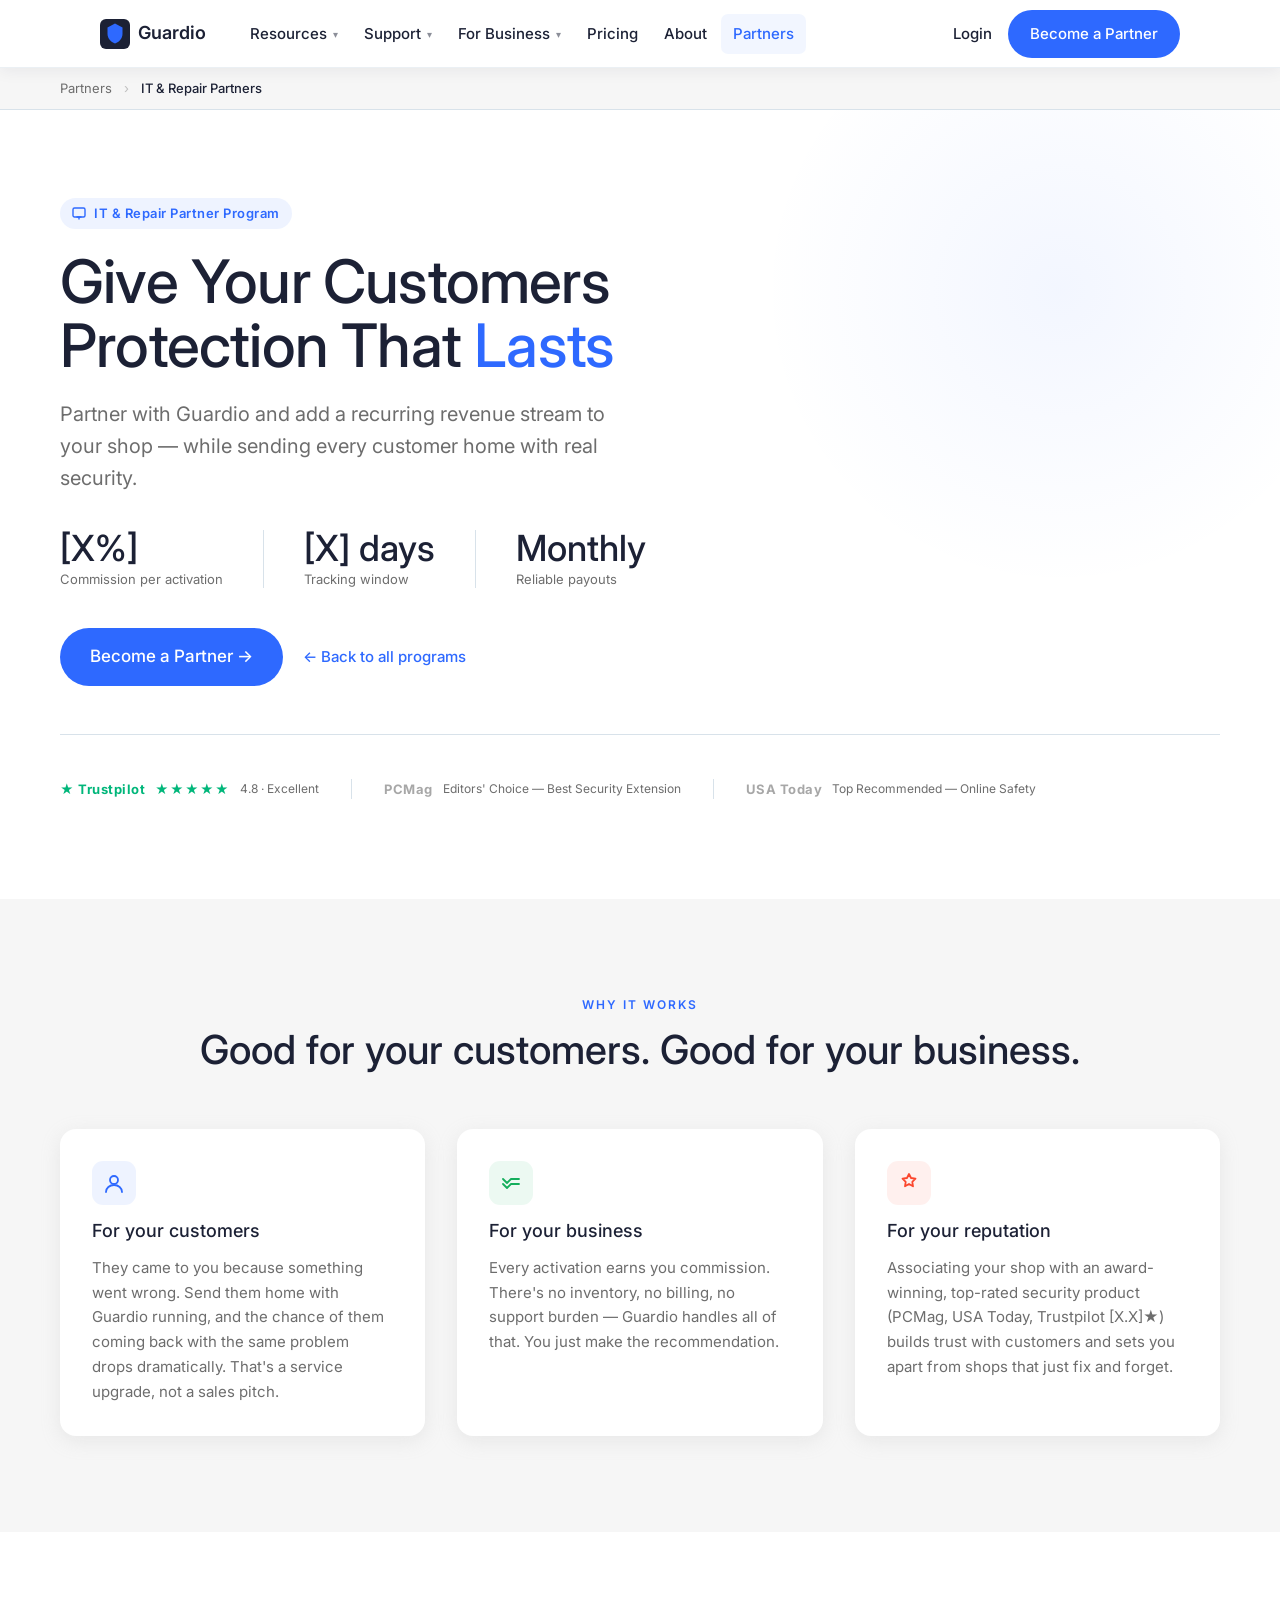
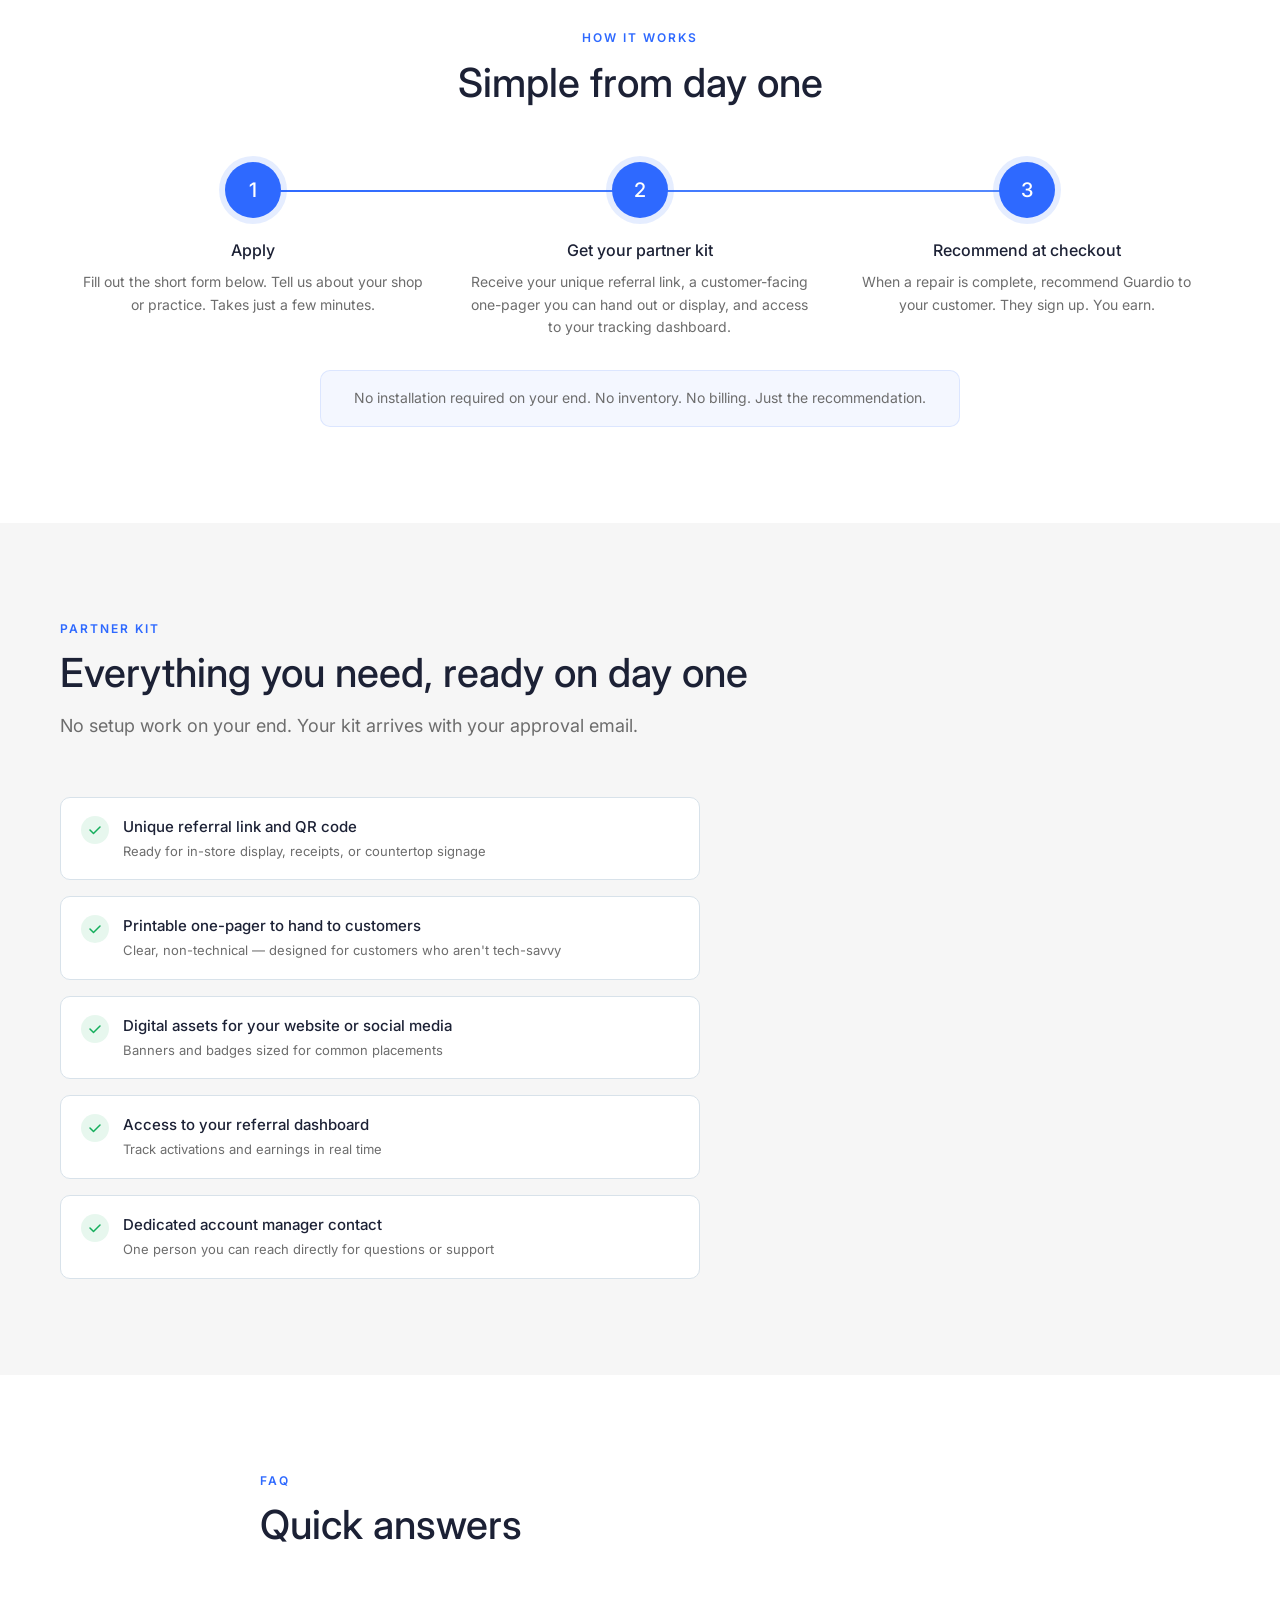
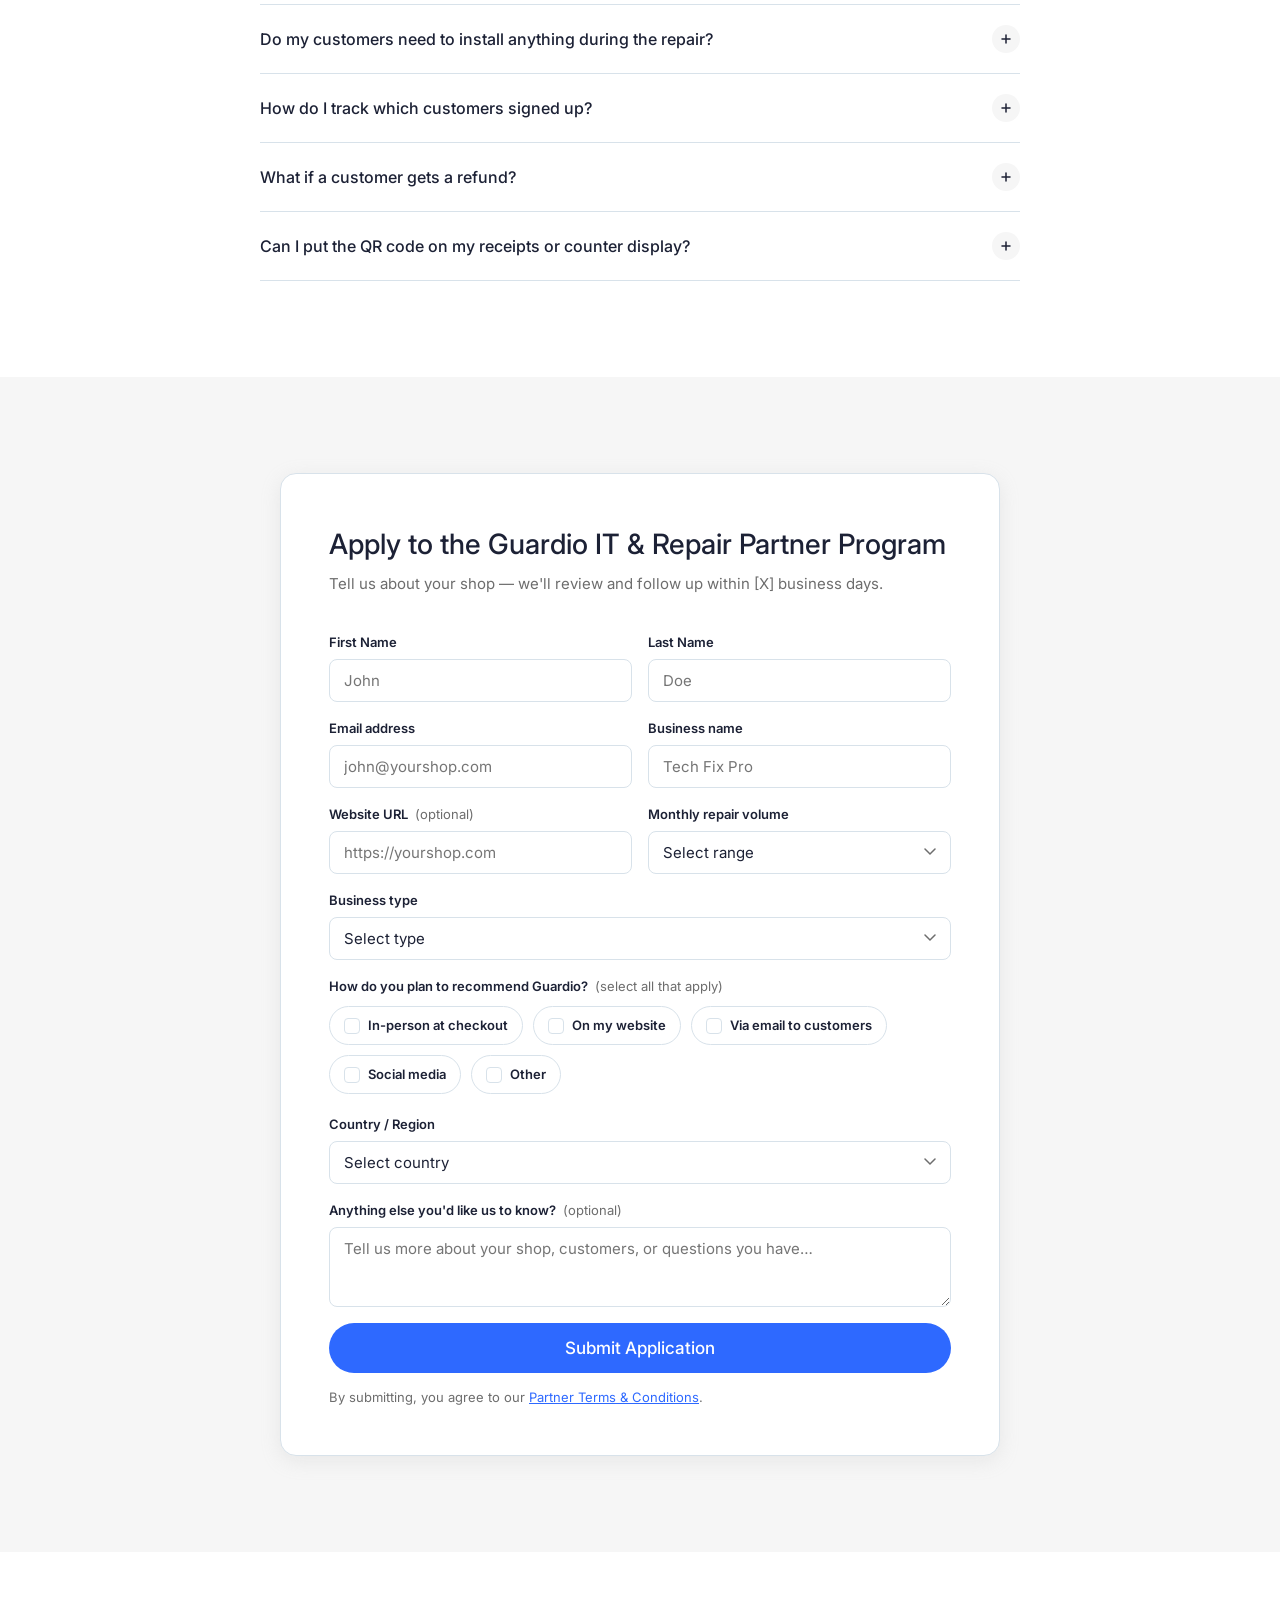
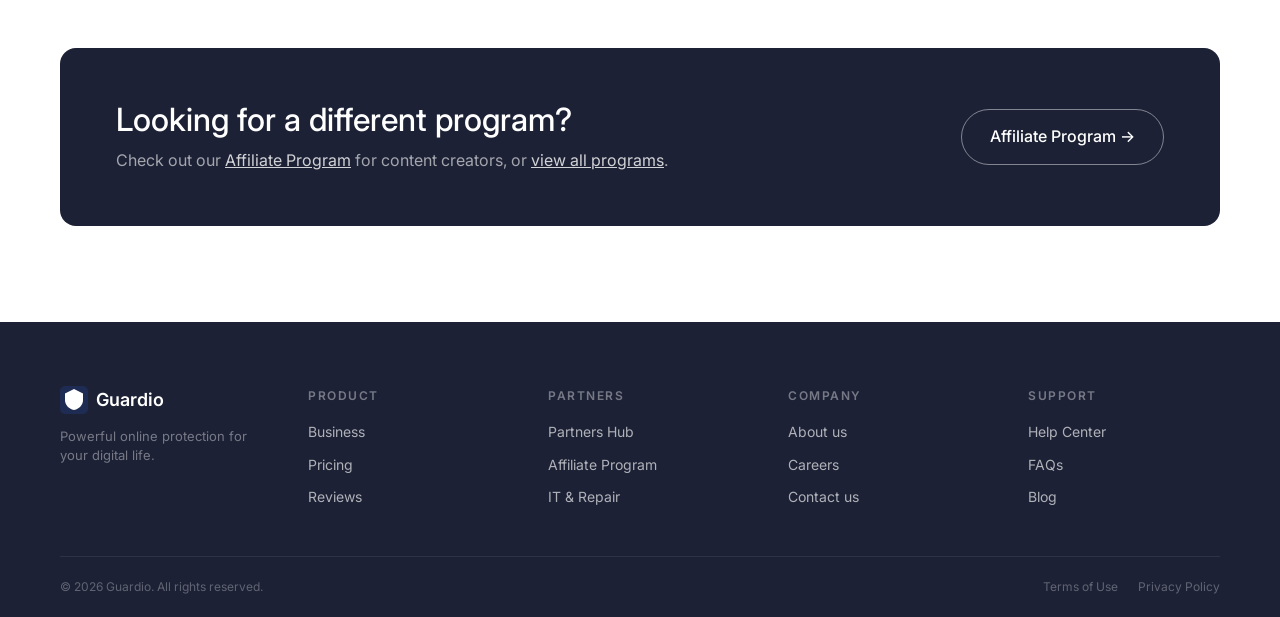
<file: it-repair.html>
<!DOCTYPE html>
<html lang="en">
<head>
  <meta charset="UTF-8" />
  <meta name="viewport" content="width=device-width, initial-scale=1.0" />
  <title>IT &amp; Repair Partner Program — Guardio Partners</title>
  <link rel="stylesheet" href="partners.css" />
</head>
<body>

<!-- ================================================================
     NAVIGATION
================================================================ -->
<nav class="g-nav">
  <div class="g-nav__inner">
    <a href="../index.html" class="g-nav__logo">
      <svg viewBox="0 0 30 30" fill="none" xmlns="http://www.w3.org/2000/svg">
        <rect width="30" height="30" rx="6" fill="#1c2135"/>
        <path d="M15 4.5L7.5 8.5V15c0 4.2 3.2 8.1 7.5 9.5 4.3-1.4 7.5-5.3 7.5-9.5V8.5L15 4.5z" fill="#2e69ff"/>
      </svg>
      Guardio
    </a>
    <div class="g-nav__links">
      <a class="g-nav__link" href="#">Resources <span class="g-nav__caret">▾</span></a>
      <a class="g-nav__link" href="#">Support <span class="g-nav__caret">▾</span></a>
      <a class="g-nav__link" href="#">For Business <span class="g-nav__caret">▾</span></a>
      <a class="g-nav__link" href="#">Pricing</a>
      <a class="g-nav__link" href="#">About</a>
      <a class="g-nav__link g-nav__link--active" href="index.html">Partners</a>
    </div>
    <div class="g-nav__actions">
      <a class="g-nav__login" href="#">Login</a>
      <a class="btn btn--primary" href="#apply">Become a Partner</a>
    </div>
  </div>
</nav>

<!-- ================================================================
     BREADCRUMB
================================================================ -->
<div style="background:var(--color-bg-light); border-bottom:1px solid var(--color-border); padding:10px 60px;">
  <div style="max-width:var(--max-width); margin:0 auto; font-size:13px; color:var(--color-text-muted);">
    <a href="index.html" style="color:var(--color-text-muted);">Partners</a>
    <span style="margin:0 8px; opacity:.4;">›</span>
    <span style="color:var(--color-navy); font-weight:500;">IT &amp; Repair Partners</span>
  </div>
</div>

<!-- ================================================================
     S1 — HERO
================================================================ -->
<section class="hero">
  <div class="hero__inner">
    <div class="hero__eyebrow">
      <svg width="14" height="14" viewBox="0 0 14 14" fill="none"><rect x="1" y="2" width="12" height="9" rx="1.5" stroke="#2e69ff" stroke-width="1.4"/><path d="M5 11h4M7 11v2" stroke="#2e69ff" stroke-width="1.4" stroke-linecap="round"/></svg>
      IT &amp; Repair Partner Program
    </div>
    <h1 class="hero__title">Give Your Customers<br>Protection That <em>Lasts</em></h1>
    <p class="hero__subtitle">Partner with Guardio and add a recurring revenue stream to your shop — while sending every customer home with real security.</p>

    <!-- Stats -->
    <div class="stats-row">
      <div class="stat-item">
        <div class="stat-item__number">[X%]</div>
        <div class="stat-item__label">Commission per activation</div>
      </div>
      <div class="stat-item">
        <div class="stat-item__number">[X] days</div>
        <div class="stat-item__label">Tracking window</div>
      </div>
      <div class="stat-item">
        <div class="stat-item__number">Monthly</div>
        <div class="stat-item__label">Reliable payouts</div>
      </div>
    </div>

    <div class="hero__actions">
      <a href="#apply" class="btn btn--primary-lg">Become a Partner →</a>
      <a href="index.html" class="btn btn--ghost">← Back to all programs</a>
    </div>

    <div class="hero__proof">
      <div class="proof-bar">
        <div class="proof-bar__item">
          <span class="proof-bar__logo proof-bar__logo--trustpilot">★ Trustpilot</span>
          <span class="proof-bar__stars">★★★★★</span>
          <span class="proof-bar__blurb">4.8 · Excellent</span>
        </div>
        <div class="proof-bar__divider"></div>
        <div class="proof-bar__item">
          <span class="proof-bar__logo">PCMag</span>
          <span class="proof-bar__blurb">Editors' Choice — Best Security Extension</span>
        </div>
        <div class="proof-bar__divider"></div>
        <div class="proof-bar__item">
          <span class="proof-bar__logo">USA Today</span>
          <span class="proof-bar__blurb">Top Recommended — Online Safety</span>
        </div>
      </div>
    </div>
  </div>
</section>

<!-- ================================================================
     S2 — THE PITCH (3-column)
================================================================ -->
<section class="section section--light">
  <div class="section__inner">
    <div class="section__header section__header--center">
      <p class="section__eyebrow">Why it works</p>
      <h2 class="section__title">Good for your customers. Good for your business.</h2>
    </div>

    <div class="pillars-grid">

      <div style="background:white; border-radius:var(--radius-lg); padding:32px; display:flex; flex-direction:column; gap:14px; box-shadow:var(--shadow-card);">
        <div class="pillar__icon" style="background:rgba(46,105,255,0.08);">
          <svg width="22" height="22" viewBox="0 0 22 22" fill="none" stroke="#2e69ff" stroke-width="1.8" stroke-linecap="round" stroke-linejoin="round"><circle cx="11" cy="8" r="4"/><path d="M3 20c0-4 3.6-7 8-7s8 3 8 7"/></svg>
        </div>
        <div class="pillar__title">For your customers</div>
        <p class="pillar__desc">They came to you because something went wrong. Send them home with Guardio running, and the chance of them coming back with the same problem drops dramatically. That's a service upgrade, not a sales pitch.</p>
      </div>

      <div style="background:white; border-radius:var(--radius-lg); padding:32px; display:flex; flex-direction:column; gap:14px; box-shadow:var(--shadow-card);">
        <div class="pillar__icon" style="background:rgba(20,174,92,0.08);">
          <svg width="22" height="22" viewBox="0 0 22 22" fill="none" stroke="#14ae5c" stroke-width="1.8" stroke-linecap="round" stroke-linejoin="round"><path d="M3 12l4 4 4-4M3 7l4 4 4-4M11 7h8M11 12h8"/></svg>
        </div>
        <div class="pillar__title">For your business</div>
        <p class="pillar__desc">Every activation earns you commission. There's no inventory, no billing, no support burden — Guardio handles all of that. You just make the recommendation.</p>
      </div>

      <div style="background:white; border-radius:var(--radius-lg); padding:32px; display:flex; flex-direction:column; gap:14px; box-shadow:var(--shadow-card);">
        <div class="pillar__icon" style="background:rgba(251,70,45,0.08);">
          <svg width="22" height="22" viewBox="0 0 22 22" fill="none" stroke="#fb462d" stroke-width="1.8" stroke-linecap="round" stroke-linejoin="round"><path d="M11 2l2 4 4.5.7-3.2 3.1.7 4.5L11 12l-4 2.3.7-4.5L4.5 6.7 9 6z"/></svg>
        </div>
        <div class="pillar__title">For your reputation</div>
        <p class="pillar__desc">Associating your shop with an award-winning, top-rated security product (PCMag, USA Today, Trustpilot [X.X]★) builds trust with customers and sets you apart from shops that just fix and forget.</p>
      </div>

    </div>
  </div>
</section>

<!-- ================================================================
     S3 — HOW IT WORKS (3-step)
================================================================ -->
<section class="section section--white">
  <div class="section__inner">
    <div class="section__header section__header--center">
      <p class="section__eyebrow">How it works</p>
      <h2 class="section__title">Simple from day one</h2>
    </div>

    <div class="stepper">
      <div class="step">
        <div class="step__number">1</div>
        <div class="step__label">Apply</div>
        <p class="step__desc">Fill out the short form below. Tell us about your shop or practice. Takes just a few minutes.</p>
      </div>
      <div class="step">
        <div class="step__number">2</div>
        <div class="step__label">Get your partner kit</div>
        <p class="step__desc">Receive your unique referral link, a customer-facing one-pager you can hand out or display, and access to your tracking dashboard.</p>
      </div>
      <div class="step">
        <div class="step__number">3</div>
        <div class="step__label">Recommend at checkout</div>
        <p class="step__desc">When a repair is complete, recommend Guardio to your customer. They sign up. You earn.</p>
      </div>
    </div>

    <div class="step-note">
      No installation required on your end. No inventory. No billing. Just the recommendation.
    </div>
  </div>
</section>

<!-- ================================================================
     S4 — WHAT'S IN THE PARTNER KIT
================================================================ -->
<section class="section section--light">
  <div class="section__inner">
    <div class="section__header">
      <p class="section__eyebrow">Partner kit</p>
      <h2 class="section__title">Everything you need, ready on day one</h2>
      <p class="section__subtitle">No setup work on your end. Your kit arrives with your approval email.</p>
    </div>

    <div class="checklist" style="max-width:640px;">

      <div class="checklist-item">
        <div class="checklist-item__icon">
          <svg viewBox="0 0 14 14" fill="none"><path d="M2 7l3.5 3.5 6.5-6.5" stroke="#14ae5c" stroke-width="1.5" stroke-linecap="round" stroke-linejoin="round"/></svg>
        </div>
        <div>
          <div class="checklist-item__text">Unique referral link and QR code</div>
          <div class="checklist-item__sub">Ready for in-store display, receipts, or countertop signage</div>
        </div>
      </div>

      <div class="checklist-item">
        <div class="checklist-item__icon">
          <svg viewBox="0 0 14 14" fill="none"><path d="M2 7l3.5 3.5 6.5-6.5" stroke="#14ae5c" stroke-width="1.5" stroke-linecap="round" stroke-linejoin="round"/></svg>
        </div>
        <div>
          <div class="checklist-item__text">Printable one-pager to hand to customers</div>
          <div class="checklist-item__sub">Clear, non-technical — designed for customers who aren't tech-savvy</div>
        </div>
      </div>

      <div class="checklist-item">
        <div class="checklist-item__icon">
          <svg viewBox="0 0 14 14" fill="none"><path d="M2 7l3.5 3.5 6.5-6.5" stroke="#14ae5c" stroke-width="1.5" stroke-linecap="round" stroke-linejoin="round"/></svg>
        </div>
        <div>
          <div class="checklist-item__text">Digital assets for your website or social media</div>
          <div class="checklist-item__sub">Banners and badges sized for common placements</div>
        </div>
      </div>

      <div class="checklist-item">
        <div class="checklist-item__icon">
          <svg viewBox="0 0 14 14" fill="none"><path d="M2 7l3.5 3.5 6.5-6.5" stroke="#14ae5c" stroke-width="1.5" stroke-linecap="round" stroke-linejoin="round"/></svg>
        </div>
        <div>
          <div class="checklist-item__text">Access to your referral dashboard</div>
          <div class="checklist-item__sub">Track activations and earnings in real time</div>
        </div>
      </div>

      <div class="checklist-item">
        <div class="checklist-item__icon">
          <svg viewBox="0 0 14 14" fill="none"><path d="M2 7l3.5 3.5 6.5-6.5" stroke="#14ae5c" stroke-width="1.5" stroke-linecap="round" stroke-linejoin="round"/></svg>
        </div>
        <div>
          <div class="checklist-item__text">Dedicated account manager contact</div>
          <div class="checklist-item__sub">One person you can reach directly for questions or support</div>
        </div>
      </div>

    </div>
  </div>
</section>

<!-- ================================================================
     S5 — FAQ
================================================================ -->
<section class="section section--white">
  <div class="section__inner" style="max-width:760px;">
    <div class="section__header">
      <p class="section__eyebrow">FAQ</p>
      <h2 class="section__title">Quick answers</h2>
    </div>

    <div class="faq-list">

      <div class="faq-item">
        <button class="faq-trigger" onclick="toggleFaq(this)">
          Do my customers need to install anything during the repair?
          <div class="faq-icon"><svg width="14" height="14" viewBox="0 0 14 14" fill="none"><path d="M7 3v8M3 7h8" stroke="#1c2135" stroke-width="1.5" stroke-linecap="round"/></svg></div>
        </button>
        <div class="faq-body">No — you give them the link or QR code. They sign up on their own device when they're ready. There's nothing you need to install or configure during the repair.</div>
      </div>

      <div class="faq-item">
        <button class="faq-trigger" onclick="toggleFaq(this)">
          How do I track which customers signed up?
          <div class="faq-icon"><svg width="14" height="14" viewBox="0 0 14 14" fill="none"><path d="M7 3v8M3 7h8" stroke="#1c2135" stroke-width="1.5" stroke-linecap="round"/></svg></div>
        </button>
        <div class="faq-body">Your unique referral link is tracked for <strong>[X] days</strong>. Your partner dashboard shows activations and earnings in real time, so you always know where you stand.</div>
      </div>

      <div class="faq-item">
        <button class="faq-trigger" onclick="toggleFaq(this)">
          What if a customer gets a refund?
          <div class="faq-icon"><svg width="14" height="14" viewBox="0 0 14 14" fill="none"><path d="M7 3v8M3 7h8" stroke="#1c2135" stroke-width="1.5" stroke-linecap="round"/></svg></div>
        </button>
        <div class="faq-body"><strong>[Clarify reversal / chargeback policy.]</strong> This will be outlined clearly in your partner agreement before you get started.</div>
      </div>

      <div class="faq-item">
        <button class="faq-trigger" onclick="toggleFaq(this)">
          Can I put the QR code on my receipts or counter display?
          <div class="faq-icon"><svg width="14" height="14" viewBox="0 0 14 14" fill="none"><path d="M7 3v8M3 7h8" stroke="#1c2135" stroke-width="1.5" stroke-linecap="round"/></svg></div>
        </button>
        <div class="faq-body">Yes — we encourage it. Print-ready assets for receipts, counter displays, and signage are included in your partner kit the moment you're approved.</div>
      </div>

    </div>
  </div>
</section>

<!-- ================================================================
     S6 — SIGNUP FORM
================================================================ -->
<section class="section section--light" id="apply">
  <div class="section__inner">
    <div class="form-card">
      <div class="form-card__title">Apply to the Guardio IT &amp; Repair Partner Program</div>
      <div class="form-card__subtitle">Tell us about your shop — we'll review and follow up within [X] business days.</div>

      <form id="itRepairForm" onsubmit="submitForm(event, 'itRepairSuccess')">

        <div class="form-row">
          <div class="form-field">
            <label>First Name</label>
            <input type="text" placeholder="John" required />
          </div>
          <div class="form-field">
            <label>Last Name</label>
            <input type="text" placeholder="Doe" required />
          </div>
        </div>

        <div class="form-row">
          <div class="form-field">
            <label>Email address</label>
            <input type="email" placeholder="john@yourshop.com" required />
          </div>
          <div class="form-field">
            <label>Business name</label>
            <input type="text" placeholder="Tech Fix Pro" required />
          </div>
        </div>

        <div class="form-row">
          <div class="form-field">
            <label>Website URL <span>(optional)</span></label>
            <input type="url" placeholder="https://yourshop.com" />
          </div>
          <div class="form-field">
            <label>Monthly repair volume</label>
            <select required>
              <option value="" disabled selected>Select range</option>
              <option>Under 20 repairs</option>
              <option>20 – 50</option>
              <option>50 – 150</option>
              <option>150+</option>
              <option>I work independently</option>
            </select>
          </div>
        </div>

        <div class="form-field">
          <label>Business type</label>
          <select required>
            <option value="" disabled selected>Select type</option>
            <option>Independent repair shop</option>
            <option>Multi-location repair chain</option>
            <option>Freelance IT technician</option>
            <option>IT support company</option>
            <option>Other</option>
          </select>
        </div>

        <div class="form-field">
          <label>How do you plan to recommend Guardio? <span>(select all that apply)</span></label>
          <div class="checkbox-group">
            <label class="checkbox-label" onclick="toggleCheck(this)"><input type="checkbox" value="in-person"><div class="checkbox-check"><svg width="8" height="8" viewBox="0 0 8 8" fill="none"><path d="M1 4l2 2 4-4" stroke="white" stroke-width="1.2" stroke-linecap="round" stroke-linejoin="round"/></svg></div>In-person at checkout</label>
            <label class="checkbox-label" onclick="toggleCheck(this)"><input type="checkbox" value="website"><div class="checkbox-check"><svg width="8" height="8" viewBox="0 0 8 8" fill="none"><path d="M1 4l2 2 4-4" stroke="white" stroke-width="1.2" stroke-linecap="round" stroke-linejoin="round"/></svg></div>On my website</label>
            <label class="checkbox-label" onclick="toggleCheck(this)"><input type="checkbox" value="email"><div class="checkbox-check"><svg width="8" height="8" viewBox="0 0 8 8" fill="none"><path d="M1 4l2 2 4-4" stroke="white" stroke-width="1.2" stroke-linecap="round" stroke-linejoin="round"/></svg></div>Via email to customers</label>
            <label class="checkbox-label" onclick="toggleCheck(this)"><input type="checkbox" value="social"><div class="checkbox-check"><svg width="8" height="8" viewBox="0 0 8 8" fill="none"><path d="M1 4l2 2 4-4" stroke="white" stroke-width="1.2" stroke-linecap="round" stroke-linejoin="round"/></svg></div>Social media</label>
            <label class="checkbox-label" onclick="toggleCheck(this)"><input type="checkbox" value="other"><div class="checkbox-check"><svg width="8" height="8" viewBox="0 0 8 8" fill="none"><path d="M1 4l2 2 4-4" stroke="white" stroke-width="1.2" stroke-linecap="round" stroke-linejoin="round"/></svg></div>Other</label>
          </div>
        </div>

        <div class="form-field">
          <label>Country / Region</label>
          <select required>
            <option value="" disabled selected>Select country</option>
            <option>United States</option>
            <option>United Kingdom</option>
            <option>Canada</option>
            <option>Australia</option>
            <option>Germany</option>
            <option>France</option>
            <option>Israel</option>
            <option>Other</option>
          </select>
        </div>

        <div class="form-field">
          <label>Anything else you'd like us to know? <span>(optional)</span></label>
          <textarea placeholder="Tell us more about your shop, customers, or questions you have…"></textarea>
        </div>

        <div class="form-submit">
          <button type="submit" class="btn btn--primary-lg" style="width:100%; justify-content:center;">Submit Application</button>
        </div>
        <div class="form-terms">By submitting, you agree to our <a href="#">Partner Terms &amp; Conditions</a>.</div>

      </form>

      <div class="form-success" id="itRepairSuccess">
        <svg width="20" height="20" viewBox="0 0 20 20" fill="none"><circle cx="10" cy="10" r="10" fill="#14ae5c"/><path d="M6 10l3 3 5-5" stroke="white" stroke-width="1.5" stroke-linecap="round" stroke-linejoin="round"/></svg>
        Thanks — we'll review your application and be in touch within [X] business days.
      </div>

    </div>
  </div>
</section>

<!-- ================================================================
     FOOTER CTA
================================================================ -->
<section class="section section--white">
  <div class="section__inner">
    <div class="cta-banner">
      <div>
        <div class="cta-banner__title">Looking for a different program?</div>
        <div class="cta-banner__sub">Check out our <a href="affiliates.html" style="color:rgba(255,255,255,0.8);text-decoration:underline;">Affiliate Program</a> for content creators, or <a href="index.html" style="color:rgba(255,255,255,0.8);text-decoration:underline;">view all programs</a>.</div>
      </div>
      <a href="affiliates.html" class="btn btn--outline-white">Affiliate Program →</a>
    </div>
  </div>
</section>

<!-- ================================================================
     FOOTER
================================================================ -->
<footer class="g-footer">
  <div class="g-footer__inner">
    <div class="g-footer__grid">
      <div>
        <div class="g-footer__logo">
          <svg viewBox="0 0 28 28" fill="none"><rect width="28" height="28" rx="5" fill="#2e69ff" opacity=".15"/><path d="M14 3L5 7.5V14c0 4.5 3.2 8.7 9 10 5.8-1.3 9-5.5 9-10V7.5L14 3z" fill="white"/></svg>
          Guardio
        </div>
        <p class="g-footer__tagline">Powerful online protection for your digital life.</p>
      </div>
      <div>
        <div class="g-footer__col-title">Product</div>
        <div class="g-footer__col-links">
          <a class="g-footer__col-link" href="#">Business</a>
          <a class="g-footer__col-link" href="#">Pricing</a>
          <a class="g-footer__col-link" href="#">Reviews</a>
        </div>
      </div>
      <div>
        <div class="g-footer__col-title">Partners</div>
        <div class="g-footer__col-links">
          <a class="g-footer__col-link" href="index.html">Partners Hub</a>
          <a class="g-footer__col-link" href="affiliates.html">Affiliate Program</a>
          <a class="g-footer__col-link" href="it-repair.html">IT &amp; Repair</a>
        </div>
      </div>
      <div>
        <div class="g-footer__col-title">Company</div>
        <div class="g-footer__col-links">
          <a class="g-footer__col-link" href="#">About us</a>
          <a class="g-footer__col-link" href="#">Careers</a>
          <a class="g-footer__col-link" href="#">Contact us</a>
        </div>
      </div>
      <div>
        <div class="g-footer__col-title">Support</div>
        <div class="g-footer__col-links">
          <a class="g-footer__col-link" href="#">Help Center</a>
          <a class="g-footer__col-link" href="#">FAQs</a>
          <a class="g-footer__col-link" href="#">Blog</a>
        </div>
      </div>
    </div>
    <div class="g-footer__bottom">
      <span>© 2026 Guardio. All rights reserved.</span>
      <div class="g-footer__legal">
        <a href="#">Terms of Use</a>
        <a href="#">Privacy Policy</a>
      </div>
    </div>
  </div>
</footer>

<script>
  function toggleFaq(btn) {
    var body = btn.nextElementSibling;
    var isOpen = body.classList.contains('open');
    document.querySelectorAll('.faq-body').forEach(function(b) { b.classList.remove('open'); });
    document.querySelectorAll('.faq-trigger').forEach(function(t) { t.classList.remove('active'); });
    if (!isOpen) { body.classList.add('open'); btn.classList.add('active'); }
  }

  function toggleCheck(label) {
    setTimeout(function() { label.classList.toggle('checked', label.querySelector('input').checked); }, 0);
  }

  function submitForm(e, successId) {
    e.preventDefault();
    e.target.style.display = 'none';
    document.getElementById(successId).classList.add('show');
  }
</script>
</body>
</html>
</file>
<file: partners.css>
/* ================================================================
   GUARDIO PARTNERS — Shared Stylesheet
   Based on Guardio Design Kit · guard.io Visual Language
================================================================ */

@import url('https://fonts.googleapis.com/css2?family=Inter:wght@400;500;600;700&display=swap');

/* ----------------------------------------------------------------
   Design Tokens
---------------------------------------------------------------- */
:root {
  --color-navy:       #1c2135;
  --color-blue:       #2e69ff;
  --color-blue-light: #5488fd;
  --color-green:      #14ae5c;
  --color-red:        #fb462d;
  --color-badge-blue: #d4dbf6;
  --color-bg-light:   #f6f6f6;
  --color-bg-mid:     #efefef;
  --color-border:     #d8e2ea;
  --color-text-muted: #6d6d6d;
  --color-white:      #ffffff;

  --font-family: 'Inter', sans-serif;

  --radius-sm:   3px;
  --radius-md:   10px;
  --radius-lg:   16px;
  --radius-pill: 100px;

  --shadow-card: rgba(174, 174, 174, 0.2) 0px 5px 20px 0px;
  --shadow-nav:  0 2px 16px rgba(28, 33, 53, 0.07);

  --max-width: 1200px;
  --section-v: 96px;
  --section-h: 60px;
}

/* ----------------------------------------------------------------
   Reset & Base
---------------------------------------------------------------- */
*, *::before, *::after { box-sizing: border-box; margin: 0; padding: 0; }

html { scroll-behavior: smooth; }

body {
  font-family: var(--font-family);
  color: var(--color-navy);
  background: var(--color-white);
  font-size: 16px;
  line-height: 1.6;
  -webkit-font-smoothing: antialiased;
}

img { max-width: 100%; display: block; }
a { text-decoration: none; color: inherit; }
ul { list-style: none; }

/* ----------------------------------------------------------------
   Navigation
---------------------------------------------------------------- */
.g-nav {
  position: sticky;
  top: 0;
  z-index: 200;
  height: 68px;
  background: rgba(255, 255, 255, 0.92);
  backdrop-filter: blur(12px);
  -webkit-backdrop-filter: blur(12px);
  border-bottom: 1px solid rgba(216, 226, 234, 0.5);
  box-shadow: var(--shadow-nav);
}
.g-nav__inner {
  max-width: var(--max-width);
  margin: 0 auto;
  height: 100%;
  padding: 0 var(--section-h);
  display: flex;
  align-items: center;
  gap: 0;
}
.g-nav__logo {
  display: flex;
  align-items: center;
  gap: 8px;
  font-size: 18px;
  font-weight: 600;
  color: var(--color-navy);
  margin-right: 32px;
  flex-shrink: 0;
}
.g-nav__logo svg { width: 30px; height: 30px; }
.g-nav__links {
  display: flex;
  align-items: center;
  gap: 2px;
  flex: 1;
}
.g-nav__link {
  font-size: 15px;
  font-weight: 500;
  color: var(--color-navy);
  padding: 8px 12px;
  border-radius: 7px;
  cursor: pointer;
  transition: background 0.15s;
  display: flex;
  align-items: center;
  gap: 4px;
  white-space: nowrap;
}
.g-nav__link:hover { background: var(--color-bg-light); }
.g-nav__link--active {
  color: var(--color-blue);
  background: rgba(46, 105, 255, 0.06);
}
.g-nav__link--active:hover { background: rgba(46, 105, 255, 0.1); }
.g-nav__actions {
  display: flex;
  align-items: center;
  gap: 12px;
  margin-left: auto;
  flex-shrink: 0;
}
.g-nav__login {
  font-size: 15px;
  font-weight: 500;
  color: var(--color-navy);
  padding: 8px 4px;
  cursor: pointer;
  transition: color 0.15s;
}
.g-nav__login:hover { color: var(--color-blue); }
.g-nav__caret {
  font-size: 10px;
  opacity: 0.5;
  margin-left: 2px;
}

/* ----------------------------------------------------------------
   Buttons
---------------------------------------------------------------- */
.btn {
  display: inline-flex;
  align-items: center;
  justify-content: center;
  gap: 6px;
  font-family: var(--font-family);
  font-weight: 500;
  border: none;
  cursor: pointer;
  transition: background 0.18s, opacity 0.18s, transform 0.1s;
  text-decoration: none;
  white-space: nowrap;
}
.btn:hover { transform: translateY(-1px); }
.btn:active { transform: translateY(0); }

.btn--primary {
  background: var(--color-blue);
  color: white;
  border-radius: var(--radius-pill);
  padding: 12px 22px;
  font-size: 15px;
}
.btn--primary:hover { background: var(--color-blue-light); }

.btn--primary-lg {
  background: var(--color-blue);
  color: white;
  border-radius: var(--radius-pill);
  padding: 15px 30px;
  font-size: 17px;
}
.btn--primary-lg:hover { background: var(--color-blue-light); }

.btn--dark {
  background: var(--color-navy);
  color: white;
  border-radius: var(--radius-pill);
  padding: 15px 30px;
  font-size: 17px;
}
.btn--dark:hover { opacity: 0.85; }

.btn--outline-white {
  background: transparent;
  color: white;
  border-radius: var(--radius-pill);
  padding: 14px 28px;
  font-size: 16px;
  border: 1.5px solid rgba(255,255,255,0.45);
}
.btn--outline-white:hover { border-color: white; background: rgba(255,255,255,0.06); }

.btn--ghost {
  background: transparent;
  color: var(--color-blue);
  padding: 0;
  font-size: 15px;
  display: inline-flex;
  align-items: center;
  gap: 5px;
}
.btn--ghost:hover { opacity: 0.75; transform: none; }
.btn--ghost:hover .btn__arrow { transform: translateX(3px); }
.btn__arrow { transition: transform 0.18s; display: inline-block; }

/* ----------------------------------------------------------------
   Layout helpers
---------------------------------------------------------------- */
.container {
  max-width: var(--max-width);
  margin: 0 auto;
  padding: 0 var(--section-h);
}

.section { padding: var(--section-v) var(--section-h); }
.section--light { background: var(--color-bg-light); }
.section--dark { background: var(--color-navy); color: white; }
.section--white { background: white; }

.section__inner {
  max-width: var(--max-width);
  margin: 0 auto;
}

.section__eyebrow {
  font-size: 12px;
  font-weight: 600;
  letter-spacing: 2px;
  text-transform: uppercase;
  color: var(--color-blue);
  margin-bottom: 12px;
}
.section__eyebrow--light { color: rgba(255,255,255,0.5); }

.section__title {
  font-size: 40px;
  font-weight: 500;
  line-height: 1.15;
  color: var(--color-navy);
  margin-bottom: 16px;
}
.section__title--white { color: white; }

.section__subtitle {
  font-size: 18px;
  font-weight: 400;
  color: var(--color-text-muted);
  line-height: 1.6;
  max-width: 600px;
}
.section__subtitle--white { color: rgba(255,255,255,0.65); }

.section__header { margin-bottom: 56px; }
.section__header--center { text-align: center; }
.section__header--center .section__subtitle { margin: 0 auto; }

/* ----------------------------------------------------------------
   Social Proof Bar
---------------------------------------------------------------- */
.proof-bar {
  display: flex;
  align-items: center;
  gap: 32px;
  padding: 20px 0;
  flex-wrap: wrap;
}
.proof-bar--centered { justify-content: center; }
.proof-bar__item {
  display: flex;
  align-items: center;
  gap: 10px;
}
.proof-bar__logo {
  font-size: 13px;
  font-weight: 700;
  color: var(--color-text-muted);
  letter-spacing: 0.5px;
  opacity: 0.6;
}
.proof-bar__logo--trustpilot { color: #00b67a; opacity: 1; }
.proof-bar__blurb {
  font-size: 12px;
  color: var(--color-text-muted);
}
.proof-bar__divider {
  width: 1px;
  height: 20px;
  background: var(--color-border);
}
.proof-bar__stars { color: #00b67a; font-size: 13px; letter-spacing: 1px; }

/* ----------------------------------------------------------------
   Hero
---------------------------------------------------------------- */
.hero {
  padding: 88px var(--section-h) 80px;
  background: white;
  position: relative;
  overflow: hidden;
}
.hero::before {
  content: '';
  position: absolute;
  top: -120px; right: -80px;
  width: 600px; height: 600px;
  background: radial-gradient(circle, rgba(46,105,255,0.06) 0%, transparent 70%);
  pointer-events: none;
}
.hero__inner {
  max-width: var(--max-width);
  margin: 0 auto;
  position: relative;
}
.hero__eyebrow {
  display: inline-flex;
  align-items: center;
  gap: 8px;
  background: rgba(46, 105, 255, 0.08);
  color: var(--color-blue);
  font-size: 13px;
  font-weight: 600;
  letter-spacing: 0.5px;
  padding: 5px 12px;
  border-radius: var(--radius-pill);
  margin-bottom: 20px;
}
.hero__title {
  font-size: 60px;
  font-weight: 500;
  line-height: 1.08;
  letter-spacing: -0.8px;
  color: var(--color-navy);
  margin-bottom: 20px;
  max-width: 760px;
}
.hero__title em {
  font-style: normal;
  color: var(--color-blue);
}
.hero__subtitle {
  font-size: 20px;
  font-weight: 400;
  color: var(--color-text-muted);
  line-height: 1.6;
  max-width: 580px;
  margin-bottom: 36px;
}
.hero__actions {
  display: flex;
  align-items: center;
  gap: 20px;
  flex-wrap: wrap;
  margin-bottom: 48px;
}
.hero__proof {
  border-top: 1px solid var(--color-border);
  padding-top: 24px;
}

/* Stats row */
.stats-row {
  display: flex;
  gap: 0;
  flex-wrap: wrap;
  margin-bottom: 40px;
}
.stat-item {
  padding: 0 40px 0 0;
  margin-right: 40px;
  border-right: 1px solid var(--color-border);
}
.stat-item:last-child { border-right: none; margin-right: 0; padding-right: 0; }
.stat-item__number {
  font-size: 36px;
  font-weight: 500;
  color: var(--color-navy);
  line-height: 1;
  margin-bottom: 4px;
}
.stat-item__label {
  font-size: 13px;
  color: var(--color-text-muted);
  line-height: 1.4;
}

/* ----------------------------------------------------------------
   Program Cards
---------------------------------------------------------------- */
.program-grid {
  display: grid;
  grid-template-columns: repeat(3, 1fr);
  gap: 24px;
}
@media (max-width: 900px) { .program-grid { grid-template-columns: 1fr; } }

.program-card {
  background: white;
  border: 1px solid var(--color-border);
  border-radius: var(--radius-lg);
  padding: 32px;
  display: flex;
  flex-direction: column;
  gap: 12px;
  transition: box-shadow 0.2s, transform 0.2s;
  position: relative;
  overflow: hidden;
}
.program-card:hover {
  box-shadow: var(--shadow-card);
  transform: translateY(-2px);
}
.program-card--featured {
  border-color: var(--color-blue);
  box-shadow: 0 0 0 1px var(--color-blue), var(--shadow-card);
}
.program-card--dim { background: var(--color-bg-light); }

.program-card__icon {
  width: 48px; height: 48px;
  border-radius: 12px;
  display: flex; align-items: center; justify-content: center;
  margin-bottom: 4px;
  flex-shrink: 0;
}
.program-card__icon--blue { background: rgba(46,105,255,0.1); }
.program-card__icon--green { background: rgba(20,174,92,0.1); }
.program-card__icon--gray { background: var(--color-bg-mid); }
.program-card__icon svg { width: 24px; height: 24px; }

.program-card__audience {
  font-size: 12px;
  font-weight: 600;
  color: var(--color-text-muted);
  text-transform: uppercase;
  letter-spacing: 1px;
}
.program-card__name {
  font-size: 22px;
  font-weight: 500;
  color: var(--color-navy);
  line-height: 1.2;
}
.program-card__desc {
  font-size: 15px;
  color: var(--color-text-muted);
  line-height: 1.6;
  flex: 1;
}
.program-card__cta { margin-top: 8px; }

/* ----------------------------------------------------------------
   3-Column Value Props
---------------------------------------------------------------- */
.pillars-grid {
  display: grid;
  grid-template-columns: repeat(3, 1fr);
  gap: 32px;
}
@media (max-width: 900px) { .pillars-grid { grid-template-columns: 1fr; } }

.pillar {
  display: flex;
  flex-direction: column;
  gap: 12px;
}
.pillar__icon {
  width: 44px; height: 44px;
  border-radius: 11px;
  background: rgba(46,105,255,0.08);
  display: flex; align-items: center; justify-content: center;
  flex-shrink: 0;
}
.pillar__icon svg { width: 22px; height: 22px; }
.pillar__title {
  font-size: 18px;
  font-weight: 500;
  color: var(--color-navy);
  line-height: 1.3;
}
.pillar__title--white { color: white; }
.pillar__desc {
  font-size: 15px;
  color: var(--color-text-muted);
  line-height: 1.65;
}
.pillar__desc--white { color: rgba(255,255,255,0.65); }

/* ----------------------------------------------------------------
   Product Snapshot (feature list)
---------------------------------------------------------------- */
.feature-list {
  display: grid;
  grid-template-columns: repeat(2, 1fr);
  gap: 16px;
}
@media (max-width: 700px) { .feature-list { grid-template-columns: 1fr; } }

.feature-item {
  display: flex;
  align-items: flex-start;
  gap: 12px;
  background: white;
  border: 1px solid var(--color-border);
  border-radius: var(--radius-md);
  padding: 18px 20px;
}
.feature-item__check {
  width: 22px; height: 22px;
  background: var(--color-green);
  border-radius: 50%;
  display: flex; align-items: center; justify-content: center;
  flex-shrink: 0;
  margin-top: 1px;
}
.feature-item__check svg { width: 12px; height: 12px; }
.feature-item__text { font-size: 15px; font-weight: 500; color: var(--color-navy); line-height: 1.4; }

/* ----------------------------------------------------------------
   Stepper / How It Works
---------------------------------------------------------------- */
.stepper {
  display: grid;
  grid-template-columns: repeat(3, 1fr);
  gap: 0;
  position: relative;
}
.stepper::before {
  content: '';
  position: absolute;
  top: 28px;
  left: calc(16.6% + 14px);
  right: calc(16.6% + 14px);
  height: 2px;
  background: linear-gradient(to right, var(--color-blue), var(--color-blue-light));
  z-index: 0;
}
@media (max-width: 750px) {
  .stepper { grid-template-columns: 1fr; gap: 24px; }
  .stepper::before { display: none; }
}

.step {
  text-align: center;
  padding: 0 20px;
  position: relative;
  z-index: 1;
}
.step__number {
  width: 56px; height: 56px;
  border-radius: 50%;
  background: var(--color-blue);
  color: white;
  font-size: 20px;
  font-weight: 500;
  display: flex; align-items: center; justify-content: center;
  margin: 0 auto 20px;
  box-shadow: 0 0 0 6px rgba(46,105,255,0.12);
}
.step__label {
  font-size: 16px;
  font-weight: 500;
  color: var(--color-navy);
  margin-bottom: 8px;
}
.step__desc {
  font-size: 14px;
  color: var(--color-text-muted);
  line-height: 1.6;
}
.stepper--dark .step__label { color: white; }
.stepper--dark .step__desc { color: rgba(255,255,255,0.6); }
.stepper--dark::before { background: rgba(255,255,255,0.15); }

/* Step note */
.step-note {
  text-align: center;
  margin-top: 32px;
  padding: 16px 24px;
  background: rgba(46,105,255,0.05);
  border-radius: var(--radius-md);
  border: 1px solid rgba(46,105,255,0.12);
  font-size: 14px;
  color: var(--color-text-muted);
  max-width: 640px;
  margin-left: auto;
  margin-right: auto;
}

/* ----------------------------------------------------------------
   FAQ Accordion
---------------------------------------------------------------- */
.faq-list { display: flex; flex-direction: column; gap: 0; }

.faq-item {
  border-bottom: 1px solid var(--color-border);
}
.faq-item:first-child { border-top: 1px solid var(--color-border); }

.faq-trigger {
  width: 100%;
  display: flex;
  align-items: center;
  justify-content: space-between;
  gap: 16px;
  background: none;
  border: none;
  padding: 20px 0;
  font-family: var(--font-family);
  font-size: 16px;
  font-weight: 500;
  color: var(--color-navy);
  cursor: pointer;
  text-align: left;
  transition: color 0.15s;
}
.faq-trigger:hover { color: var(--color-blue); }
.faq-trigger.active { color: var(--color-blue); }

.faq-icon {
  width: 28px; height: 28px;
  border-radius: 50%;
  background: var(--color-bg-light);
  display: flex; align-items: center; justify-content: center;
  flex-shrink: 0;
  transition: background 0.15s, transform 0.25s;
}
.faq-trigger.active .faq-icon {
  background: rgba(46,105,255,0.1);
  transform: rotate(45deg);
}
.faq-icon svg { width: 14px; height: 14px; }

.faq-body {
  display: none;
  padding: 0 0 20px;
  font-size: 15px;
  color: var(--color-text-muted);
  line-height: 1.7;
}
.faq-body.open { display: block; }

/* ----------------------------------------------------------------
   Form
---------------------------------------------------------------- */
.form-card {
  background: white;
  border: 1px solid var(--color-border);
  border-radius: var(--radius-lg);
  padding: 48px;
  max-width: 720px;
  margin: 0 auto;
  box-shadow: var(--shadow-card);
}
.form-card__title {
  font-size: 28px;
  font-weight: 500;
  color: var(--color-navy);
  margin-bottom: 6px;
}
.form-card__subtitle {
  font-size: 15px;
  color: var(--color-text-muted);
  margin-bottom: 36px;
}
.form-row {
  display: grid;
  grid-template-columns: 1fr 1fr;
  gap: 16px;
}
.form-row--full { grid-template-columns: 1fr; }
@media (max-width: 600px) { .form-row { grid-template-columns: 1fr; } }

.form-field {
  display: flex;
  flex-direction: column;
  gap: 6px;
  margin-bottom: 16px;
}
.form-field label {
  font-size: 13px;
  font-weight: 600;
  color: var(--color-navy);
}
.form-field label span {
  color: var(--color-text-muted);
  font-weight: 400;
  margin-left: 4px;
}
.form-field input,
.form-field select,
.form-field textarea {
  font-family: var(--font-family);
  font-size: 15px;
  color: var(--color-navy);
  background: white;
  border: 1.5px solid var(--color-border);
  border-radius: 8px;
  padding: 11px 14px;
  transition: border-color 0.15s, box-shadow 0.15s;
  outline: none;
  -webkit-appearance: none;
  appearance: none;
  width: 100%;
}
.form-field input:focus,
.form-field select:focus,
.form-field textarea:focus {
  border-color: var(--color-blue);
  box-shadow: 0 0 0 3px rgba(46,105,255,0.1);
}
.form-field textarea { resize: vertical; min-height: 80px; }
.form-field select {
  background-image: url("data:image/svg+xml,%3Csvg xmlns='http://www.w3.org/2000/svg' width='12' height='8' viewBox='0 0 12 8'%3E%3Cpath d='M1 1l5 5 5-5' stroke='%236d6d6d' stroke-width='1.5' fill='none' stroke-linecap='round'/%3E%3C/svg%3E");
  background-repeat: no-repeat;
  background-position: right 14px center;
  padding-right: 36px;
  cursor: pointer;
}

/* Checkboxes group */
.checkbox-group {
  display: flex;
  flex-wrap: wrap;
  gap: 10px;
  padding: 4px 0;
}
.checkbox-label {
  display: flex;
  align-items: center;
  gap: 8px;
  font-size: 14px;
  color: var(--color-navy);
  cursor: pointer;
  padding: 8px 14px;
  border: 1.5px solid var(--color-border);
  border-radius: var(--radius-pill);
  transition: border-color 0.15s, background 0.15s;
}
.checkbox-label:hover { border-color: var(--color-blue); background: rgba(46,105,255,0.03); }
.checkbox-label input[type="checkbox"] { display: none; }
.checkbox-label.checked {
  border-color: var(--color-blue);
  background: rgba(46,105,255,0.06);
  color: var(--color-blue);
  font-weight: 500;
}
.checkbox-check {
  width: 16px; height: 16px;
  border-radius: 4px;
  border: 1.5px solid var(--color-border);
  display: flex; align-items: center; justify-content: center;
  transition: background 0.15s, border-color 0.15s;
  flex-shrink: 0;
}
.checkbox-label.checked .checkbox-check {
  background: var(--color-blue);
  border-color: var(--color-blue);
}

.form-submit { margin-top: 8px; }
.form-terms {
  margin-top: 14px;
  font-size: 13px;
  color: var(--color-text-muted);
}
.form-terms a { color: var(--color-blue); text-decoration: underline; }

.form-success {
  display: none;
  background: rgba(20, 174, 92, 0.08);
  border: 1px solid rgba(20, 174, 92, 0.3);
  border-radius: var(--radius-md);
  padding: 20px 24px;
  margin-top: 24px;
  font-size: 15px;
  color: #0d8a49;
  font-weight: 500;
}
.form-success.show { display: flex; align-items: center; gap: 10px; }

/* ----------------------------------------------------------------
   Checklist (Partner Kit)
---------------------------------------------------------------- */
.checklist {
  display: flex;
  flex-direction: column;
  gap: 16px;
}
.checklist-item {
  display: flex;
  align-items: flex-start;
  gap: 14px;
  padding: 18px 20px;
  background: white;
  border: 1px solid var(--color-border);
  border-radius: var(--radius-md);
  transition: box-shadow 0.15s;
}
.checklist-item:hover { box-shadow: var(--shadow-card); }
.checklist-item__icon {
  width: 28px; height: 28px;
  background: rgba(20, 174, 92, 0.1);
  border-radius: 50%;
  display: flex; align-items: center; justify-content: center;
  flex-shrink: 0;
}
.checklist-item__icon svg { width: 14px; height: 14px; }
.checklist-item__text { font-size: 15px; color: var(--color-navy); font-weight: 500; line-height: 1.45; }
.checklist-item__sub { font-size: 13px; color: var(--color-text-muted); margin-top: 3px; font-weight: 400; }

/* ----------------------------------------------------------------
   CTA Banner
---------------------------------------------------------------- */
.cta-banner {
  background: var(--color-navy);
  border-radius: var(--radius-lg);
  padding: 52px 56px;
  display: flex;
  align-items: center;
  justify-content: space-between;
  gap: 40px;
}
.cta-banner__title {
  font-size: 32px;
  font-weight: 500;
  color: white;
  line-height: 1.25;
  margin-bottom: 8px;
}
.cta-banner__sub {
  font-size: 16px;
  color: rgba(255,255,255,0.6);
}
.cta-banner__actions { display: flex; gap: 14px; flex-shrink: 0; flex-wrap: wrap; }
@media (max-width: 768px) {
  .cta-banner { flex-direction: column; text-align: center; }
  .cta-banner__actions { justify-content: center; }
}

/* ----------------------------------------------------------------
   Escape Hatch (hub page)
---------------------------------------------------------------- */
.escape-hatch {
  text-align: center;
  padding: 24px;
  font-size: 14px;
  color: var(--color-text-muted);
}
.escape-hatch a {
  color: var(--color-blue);
  font-weight: 500;
}
.escape-hatch a:hover { text-decoration: underline; }

/* Inline mini form */
.mini-form {
  display: none;
  background: white;
  border: 1px solid var(--color-border);
  border-radius: var(--radius-lg);
  padding: 32px 40px;
  max-width: 560px;
  margin: 20px auto 0;
  box-shadow: var(--shadow-card);
}
.mini-form.open { display: block; }
.mini-form__title { font-size: 18px; font-weight: 500; margin-bottom: 20px; }

/* ----------------------------------------------------------------
   Footer
---------------------------------------------------------------- */
.g-footer {
  background: var(--color-navy);
  color: white;
  padding: 64px var(--section-h) 0;
}
.g-footer__inner { max-width: var(--max-width); margin: 0 auto; }
.g-footer__grid {
  display: grid;
  grid-template-columns: 200px repeat(4, 1fr);
  gap: 48px;
  padding-bottom: 48px;
  border-bottom: 1px solid rgba(255,255,255,0.08);
}
@media (max-width: 900px) { .g-footer__grid { grid-template-columns: 1fr 1fr; } }
.g-footer__logo {
  display: flex; align-items: center; gap: 8px;
  font-size: 18px; font-weight: 600; color: white;
  margin-bottom: 12px;
}
.g-footer__logo svg { width: 28px; height: 28px; }
.g-footer__tagline { font-size: 13px; color: rgba(255,255,255,0.4); line-height: 1.5; }
.g-footer__col-title {
  font-size: 12px; font-weight: 600;
  text-transform: uppercase; letter-spacing: 1.5px;
  color: rgba(255,255,255,0.4); margin-bottom: 16px;
}
.g-footer__col-links { display: flex; flex-direction: column; gap: 10px; }
.g-footer__col-link {
  font-size: 14px; color: rgba(255,255,255,0.65);
  transition: color 0.15s;
}
.g-footer__col-link:hover { color: white; }
.g-footer__bottom {
  display: flex; align-items: center; justify-content: space-between;
  padding: 20px 0; gap: 16px;
  font-size: 12px; color: rgba(255,255,255,0.3);
}
.g-footer__legal { display: flex; gap: 20px; }
.g-footer__legal a { color: rgba(255,255,255,0.3); transition: color 0.15s; }
.g-footer__legal a:hover { color: rgba(255,255,255,0.6); }

/* ----------------------------------------------------------------
   Responsive
---------------------------------------------------------------- */
@media (max-width: 1100px) {
  :root { --section-h: 32px; }
  .hero__title { font-size: 48px; }
  .section__title { font-size: 34px; }
}
@media (max-width: 768px) {
  :root { --section-v: 64px; --section-h: 20px; }
  .hero { padding: 64px var(--section-h) 56px; }
  .hero__title { font-size: 38px; }
  .hero__subtitle { font-size: 17px; }
  .stats-row { gap: 24px; }
  .stat-item { padding-right: 24px; margin-right: 24px; }
  .pillars-grid { grid-template-columns: 1fr; gap: 24px; }
  .form-card { padding: 32px 24px; }
  .g-nav__links { display: none; }
  .cta-banner { padding: 36px 28px; }
  .program-grid { grid-template-columns: 1fr; }
}
</file>
